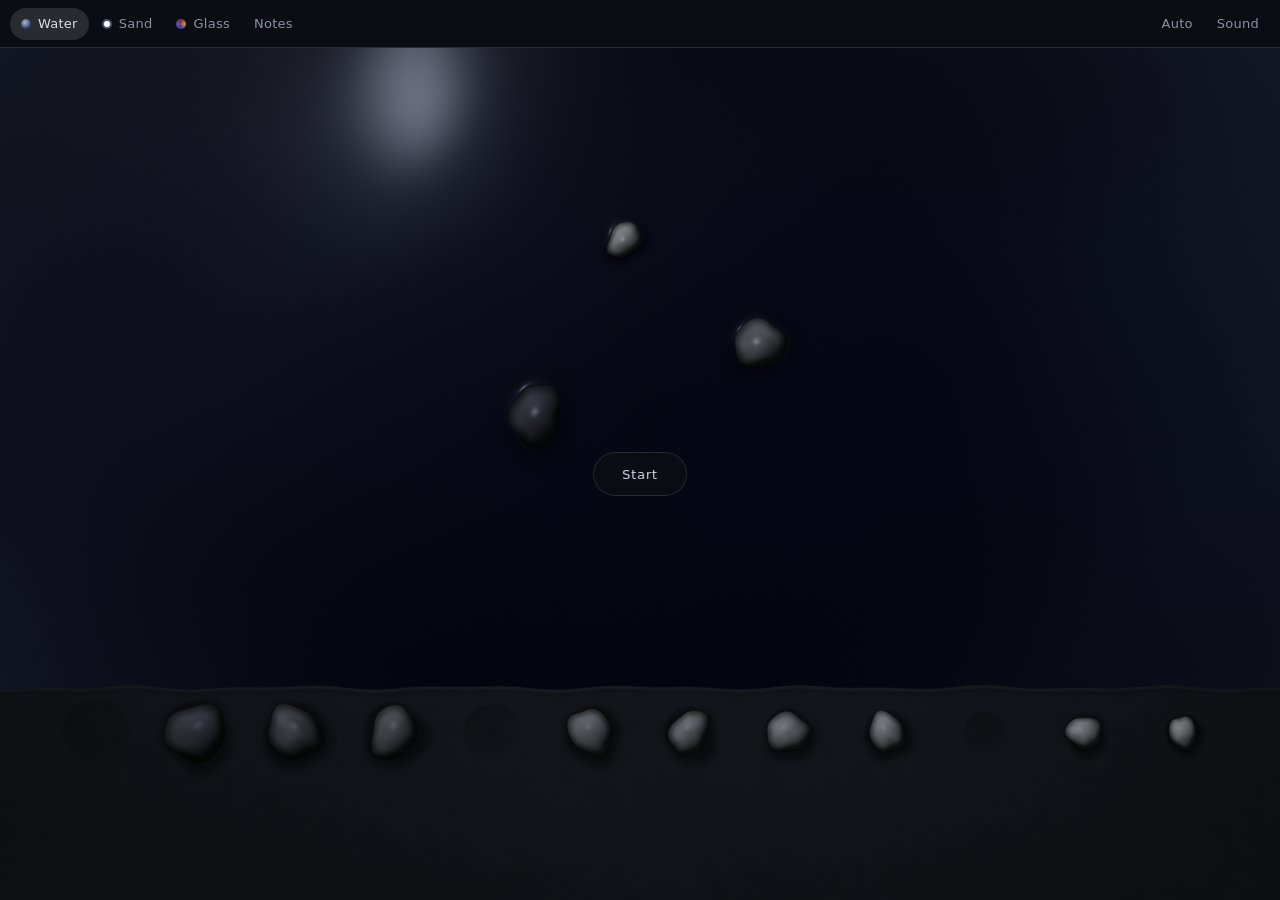
<file: prototypes/index.html>
<!doctype html>
<html lang="en">
  <head>
    <meta charset="utf-8" />
    <meta name="viewport" content="width=device-width, initial-scale=1, viewport-fit=cover" />
    <title>Ambient</title>
    <link rel="icon" href="data:," />
    <link rel="stylesheet" href="shell.css" />
  </head>
  <body data-room="water" data-theme="dark">
    <header class="bar">
      <nav class="rooms" aria-label="Rooms">
        <button type="button" data-room="water" aria-pressed="true"><i class="dot water"></i>Water</button>
        <button type="button" data-room="plate" aria-pressed="false"><i class="dot plate"></i>Sand</button>
        <button type="button" data-room="rose" aria-pressed="false"><i class="dot rose"></i>Glass</button>
        <button type="button" data-room="notes" aria-pressed="false">Notes</button>
      </nav>
      <div class="tools">
        <button type="button" id="auto" class="quiet" aria-pressed="false">Auto</button>
        <label class="activity" id="activity-field" hidden>
          <span class="label">Activity</span>
          <input type="range" id="activity" min="0.05" max="1" step="0.01" />
        </label>
        <button type="button" id="sound-toggle" class="quiet" aria-expanded="false" aria-controls="sound">Sound</button>
      </div>
    </header>

    <section id="sound" class="panel" hidden>
      <label class="field narrow-only">
        <span class="label">Auto activity</span>
        <input type="range" id="activity-panel" min="0.05" max="1" step="0.01" />
      </label>
      <div class="field">
        <span class="label">Root</span>
        <div class="segmented" id="root"></div>
      </div>
      <div class="field">
        <span class="label">Scale</span>
        <div class="segmented wrap" id="scale"></div>
      </div>
      <div class="field">
        <span class="label">Drone</span>
        <div class="segmented" id="timbre">
          <button type="button" data-value="tanpura">Tanpura</button>
          <button type="button" data-value="organ">Organ</button>
          <button type="button" data-value="pure">Pure</button>
        </div>
      </div>
      <label class="field">
        <span class="label">Drone level <output id="drone-state"></output></span>
        <input type="range" id="drone" min="0" max="0.8" step="0.01" />
      </label>
      <label class="field">
        <span class="label">Space</span>
        <input type="range" id="space" min="0" max="1" step="0.01" />
      </label>
      <div class="field">
        <span class="label">Theme</span>
        <div class="segmented" id="theme">
          <button type="button" data-value="dark">Dark</button>
          <button type="button" data-value="light">Light</button>
        </div>
      </div>
    </section>

    <main class="stage">
      <iframe data-room="water" title="Water" class="active"></iframe>
      <iframe data-room="plate" title="Sand"></iframe>
      <iframe data-room="rose" title="Glass"></iframe>
      <iframe data-room="notes" title="Notes"></iframe>
      <button type="button" id="start">Start</button>
    </main>

    <script type="module" src="shell.js"></script>
  </body>
</html>
</file>
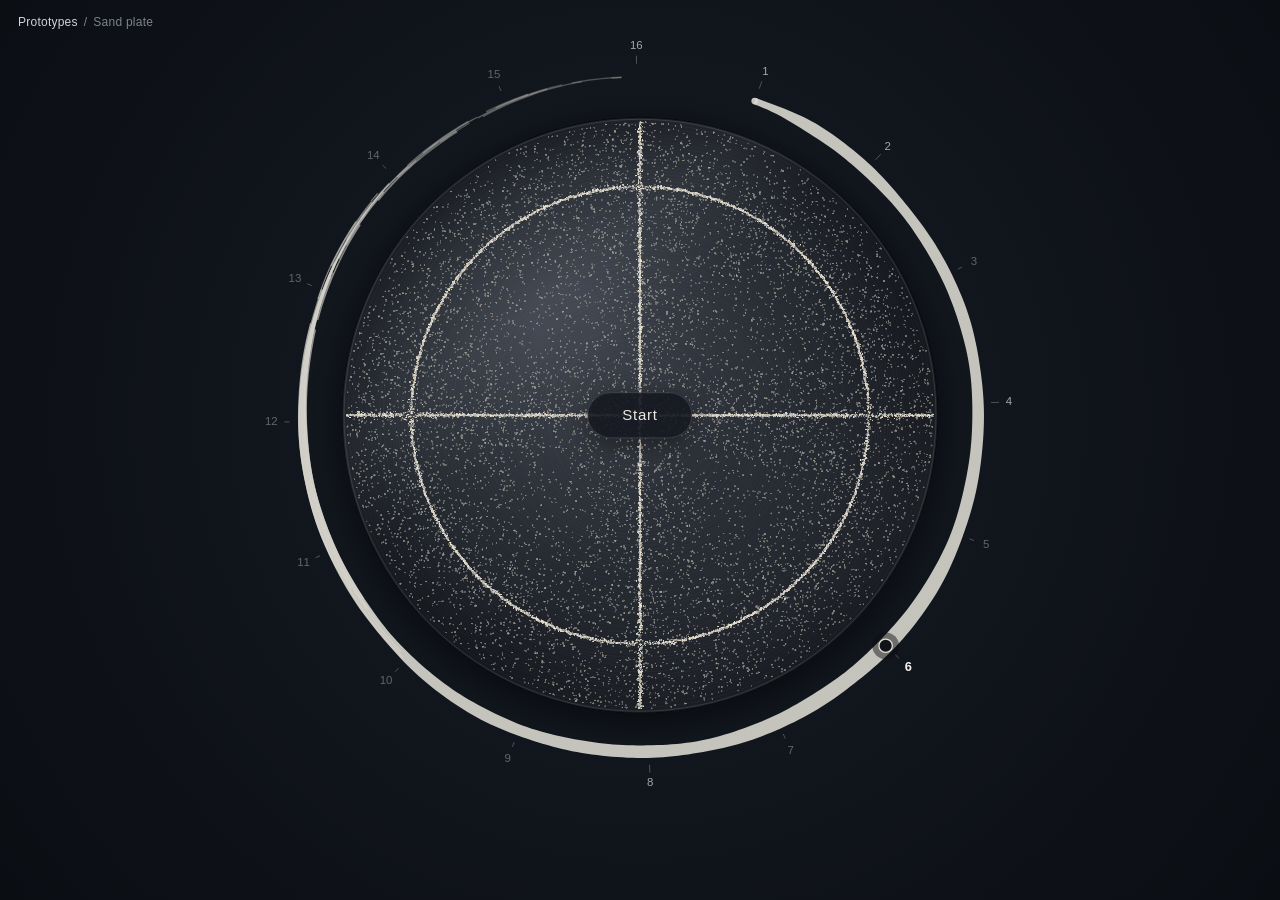
<file: prototypes/plate/index.html>
<!doctype html>
<html lang="en" data-theme="dark">
  <head>
    <meta charset="utf-8" />
    <meta name="viewport" content="width=device-width, initial-scale=1, viewport-fit=cover" />
    <meta name="theme-color" content="#07090d" />
    <title>Sand plate</title>
    <link rel="icon" href="data:," />
    <link rel="stylesheet" href="./style.css" />
  </head>
  <body>
    <canvas id="plate-layer" class="layer" aria-hidden="true"></canvas>
    <canvas id="guide-layer" class="layer" aria-hidden="true"></canvas>
    <canvas id="sand-layer" class="layer" aria-hidden="true"></canvas>
    <canvas
      id="ring-layer"
      class="layer interactive"
      tabindex="0"
      role="application"
      aria-label="Sand plate. Drag through the sand to play. Tap to strike. Drag or tap the ring to play an overtone of the root note. Arrow keys change the overtone."
    ></canvas>

    <header class="top">
      <nav id="crumb" class="crumb" aria-label="Breadcrumb">
        <a href="../index.html">Prototypes</a>
        <span aria-hidden="true">/</span>
        <span>Sand plate</span>
      </nav>
      <p id="readout" class="readout" aria-live="polite">
        <span id="readout-name" class="readout-name">Overtone 6</span><span class="readout-sep readout-sep-first" aria-hidden="true"> · </span><span id="readout-meaning" class="readout-meaning">two octaves + fifth</span><span class="readout-sep" aria-hidden="true"> · </span><span id="readout-frequency">660 Hz</span>
      </p>
    </header>

    <button id="start" class="start" type="button">Start</button>

    <div id="dock" class="dock">
      <div class="hint">
        <p>Drag through the sand to play.</p>
        <p>The ring plays the notes hidden inside the root note. Each one shakes the plate into its own figure.</p>
      </div>
      <section class="strip" aria-label="Controls">
        <div class="field">
          <span class="field-label">Second</span>
          <div class="segmented" role="group" aria-label="Second string" data-control="second">
            <button type="button" data-value="pa">Pa <small>3/2</small></button>
            <button type="button" data-value="ma">Ma <small>4/3</small></button>
          </div>
        </div>
        <button id="overtone" class="toggle" type="button" aria-pressed="true">Overtone</button>
        <button id="breath" class="toggle" type="button" aria-pressed="false">Breath</button>
      </section>
    </div>

    <p id="notice" class="notice" role="status" hidden></p>

    <script type="module" src="./main.js"></script>
  </body>
</html>
</file>
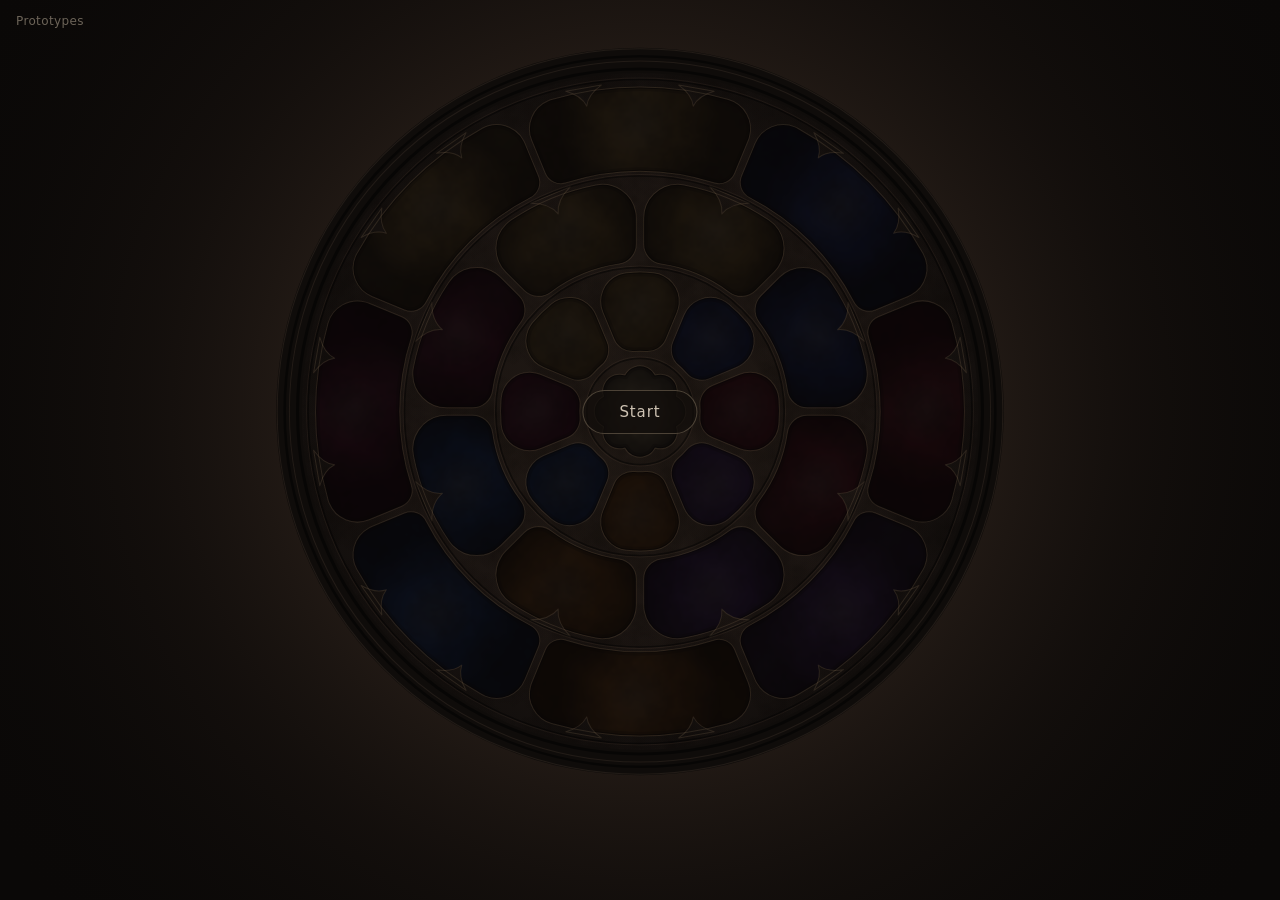
<file: prototypes/rose/index.html>
<!doctype html>
<html lang="en">
  <head>
    <meta charset="utf-8" />
    <meta name="viewport" content="width=device-width, initial-scale=1, viewport-fit=cover" />
    <meta name="theme-color" content="#0a0807" />
    <title>Rose window</title>
    <link rel="icon" href="data:," />
    <link rel="stylesheet" href="./style.css" />
    <script type="module" src="./main.js"></script>
  </head>
  <body>
    <canvas id="window" aria-label="Rose window: tap or drag across panes to ring bells, hold the centre for the drone"></canvas>

    <a class="home" href="../index.html">Prototypes</a>

    <div class="dock" id="dock" data-visible="false">
      <p class="hint">Tap or drag across panes · Hold the centre for the drone</p>
      <div class="strip" id="strip">
        <div class="group wide">
          <span class="label" id="bell-label">Bell</span>
          <div class="segmented" data-control="bell" role="group" aria-labelledby="bell-label">
            <button type="button" data-value="church" aria-pressed="true">Church</button>
            <button type="button" data-value="glass" aria-pressed="false">Glass</button>
            <button type="button" data-value="rin" aria-pressed="false">Rin</button>
          </div>
        </div>
        <div class="group">
          <span class="label" id="tvoice-label">T-voice</span>
          <div class="segmented" data-control="tvoice" role="group" aria-labelledby="tvoice-label">
            <button type="button" data-value="above" aria-pressed="true">Above</button>
            <button type="button" data-value="below" aria-pressed="false">Below</button>
            <button type="button" data-value="off" aria-pressed="false">Off</button>
          </div>
        </div>
        <div class="group">
          <span class="label" id="changes-label">Changes</span>
          <button type="button" class="toggle" id="changes" aria-pressed="false" aria-labelledby="changes-label">Off</button>
        </div>
      </div>
    </div>

    <div class="start" id="start-layer">
      <button type="button" id="start">Start</button>
    </div>

    <p class="notice" id="notice" role="status" hidden></p>
  </body>
</html>
</file>
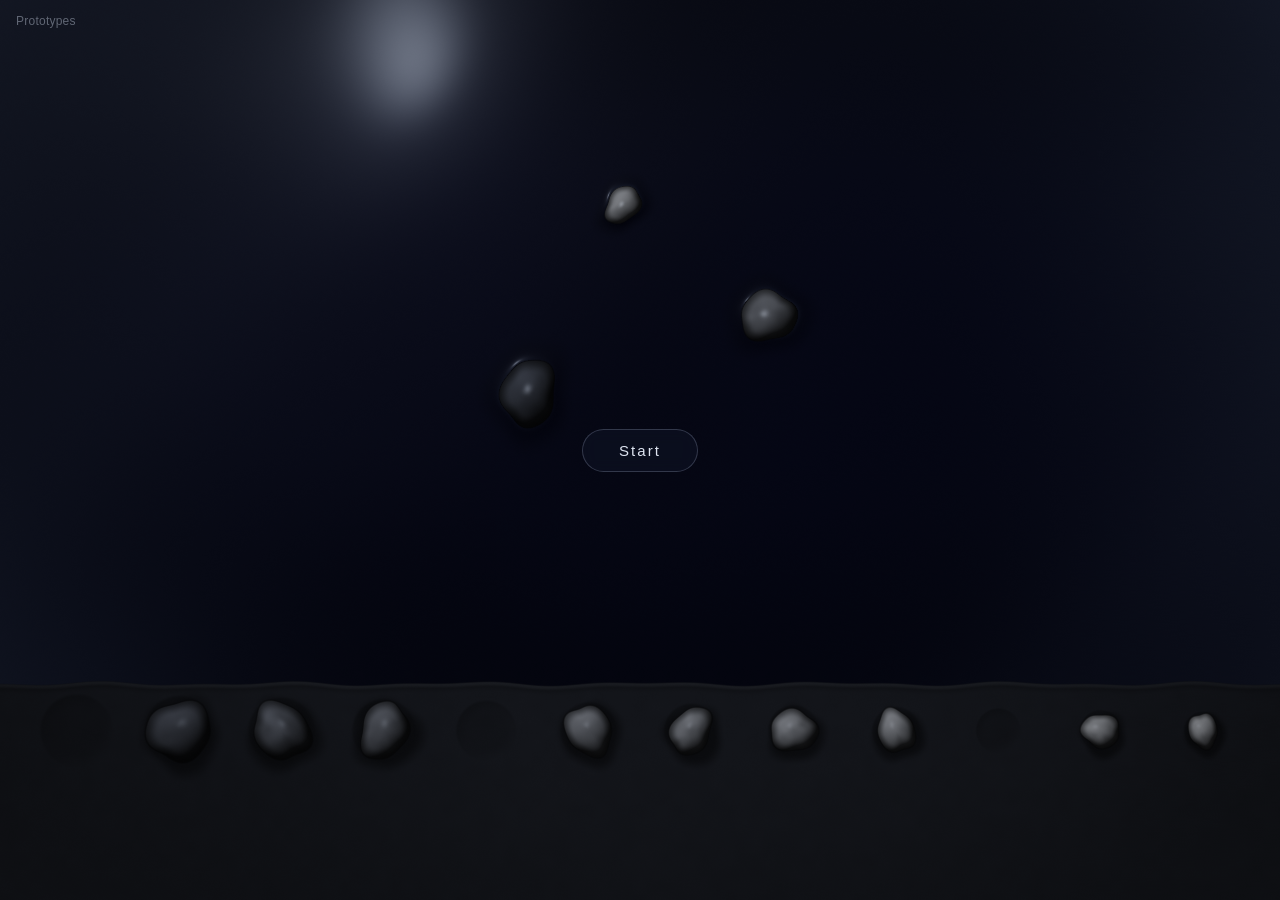
<file: prototypes/water/index.html>
<!doctype html>
<html lang="en">
  <head>
    <meta charset="utf-8" />
    <meta name="viewport" content="width=device-width, initial-scale=1, viewport-fit=cover" />
    <meta name="theme-color" content="#04060d" />
    <title>Still water</title>
    <link rel="icon" href="data:," />
    <link rel="stylesheet" href="style.css" />
    <script type="module" src="main.js"></script>
  </head>
  <body>
    <canvas id="water" aria-label="Water surface"></canvas>
    <a class="back" id="back" href="../index.html">Prototypes</a>
    <p class="fallback" id="fallback" hidden></p>

    <div class="start-layer" id="start-layer">
      <button class="start" id="start" type="button">Start</button>
    </div>

    <div class="hud" id="hud" aria-hidden="true" inert>
      <p class="hint">Drag stones into the water · Drag through the water to make them ring</p>
      <div class="strip">
        <div class="field field-wide">
          <span class="label" id="sound-label">Sound</span>
          <div class="segmented" id="sound" role="group" aria-labelledby="sound-label"></div>
        </div>
      </div>
    </div>
  </body>
</html>
</file>
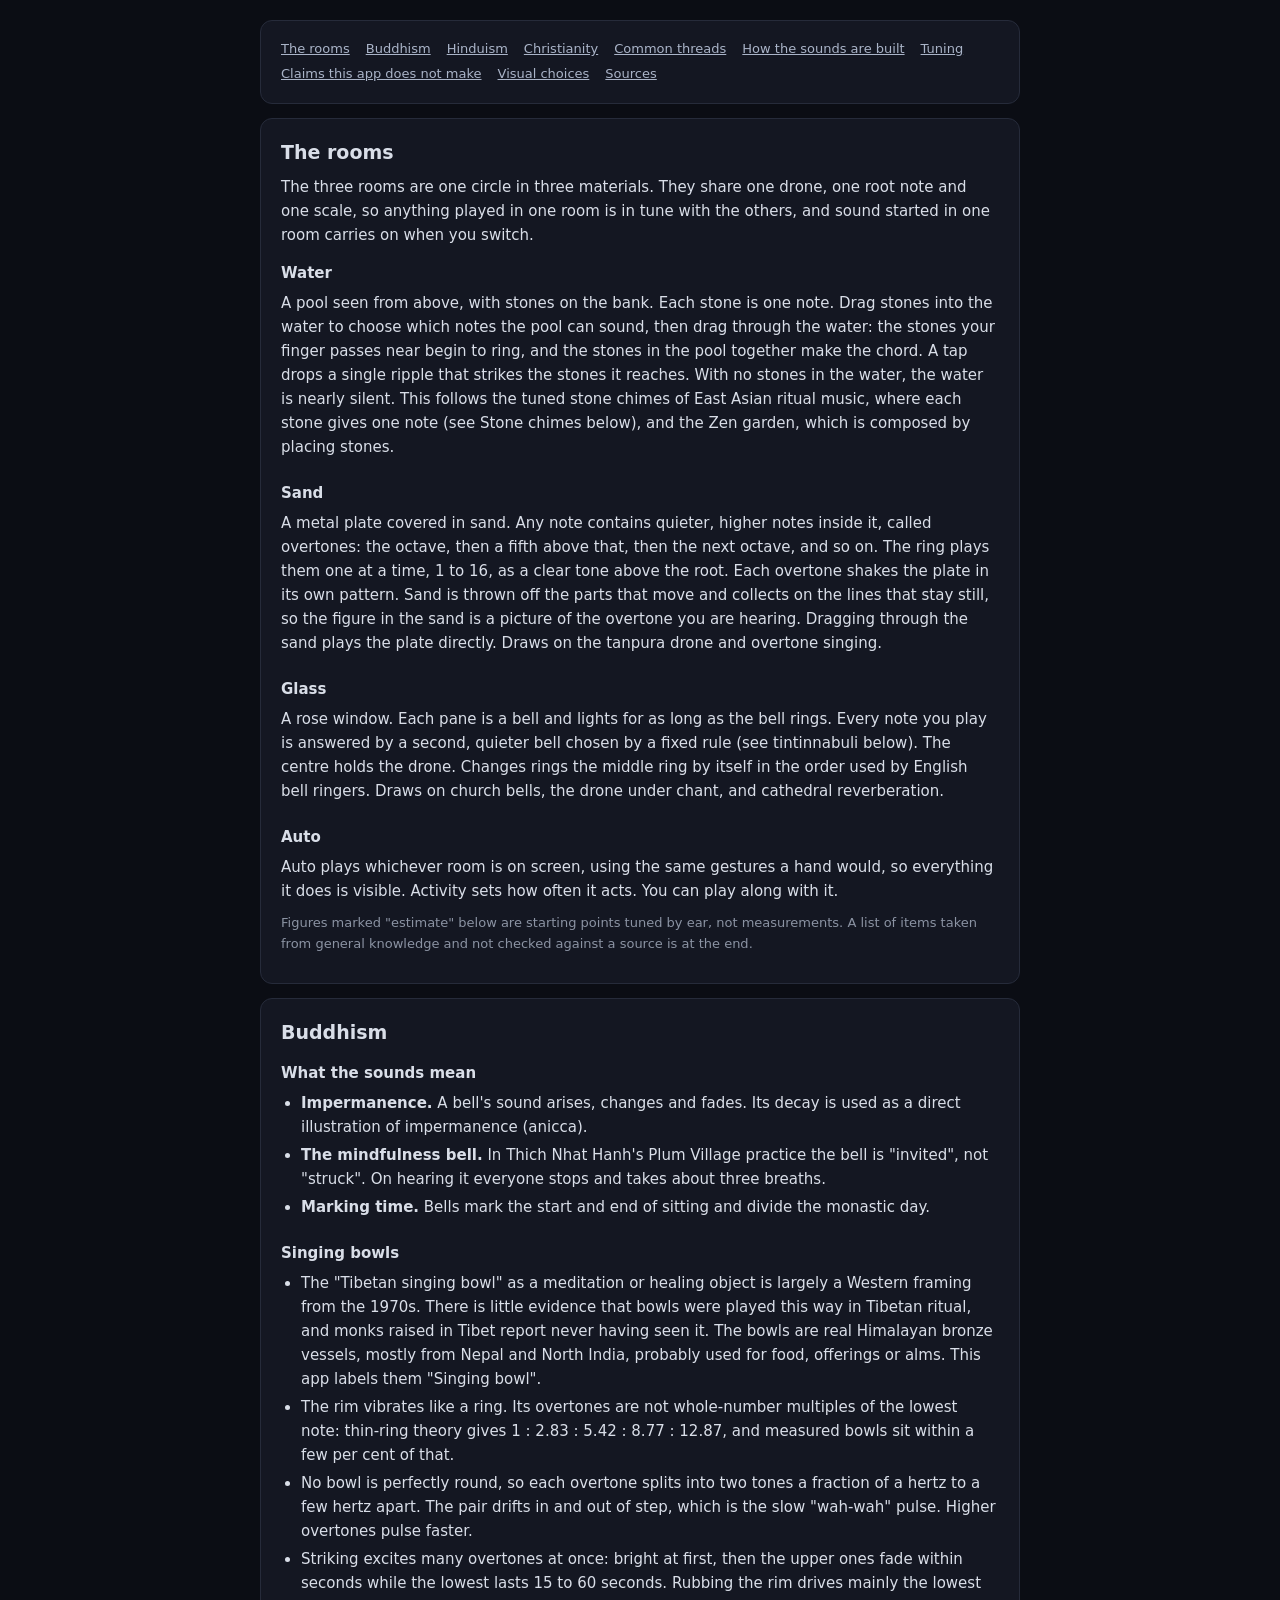
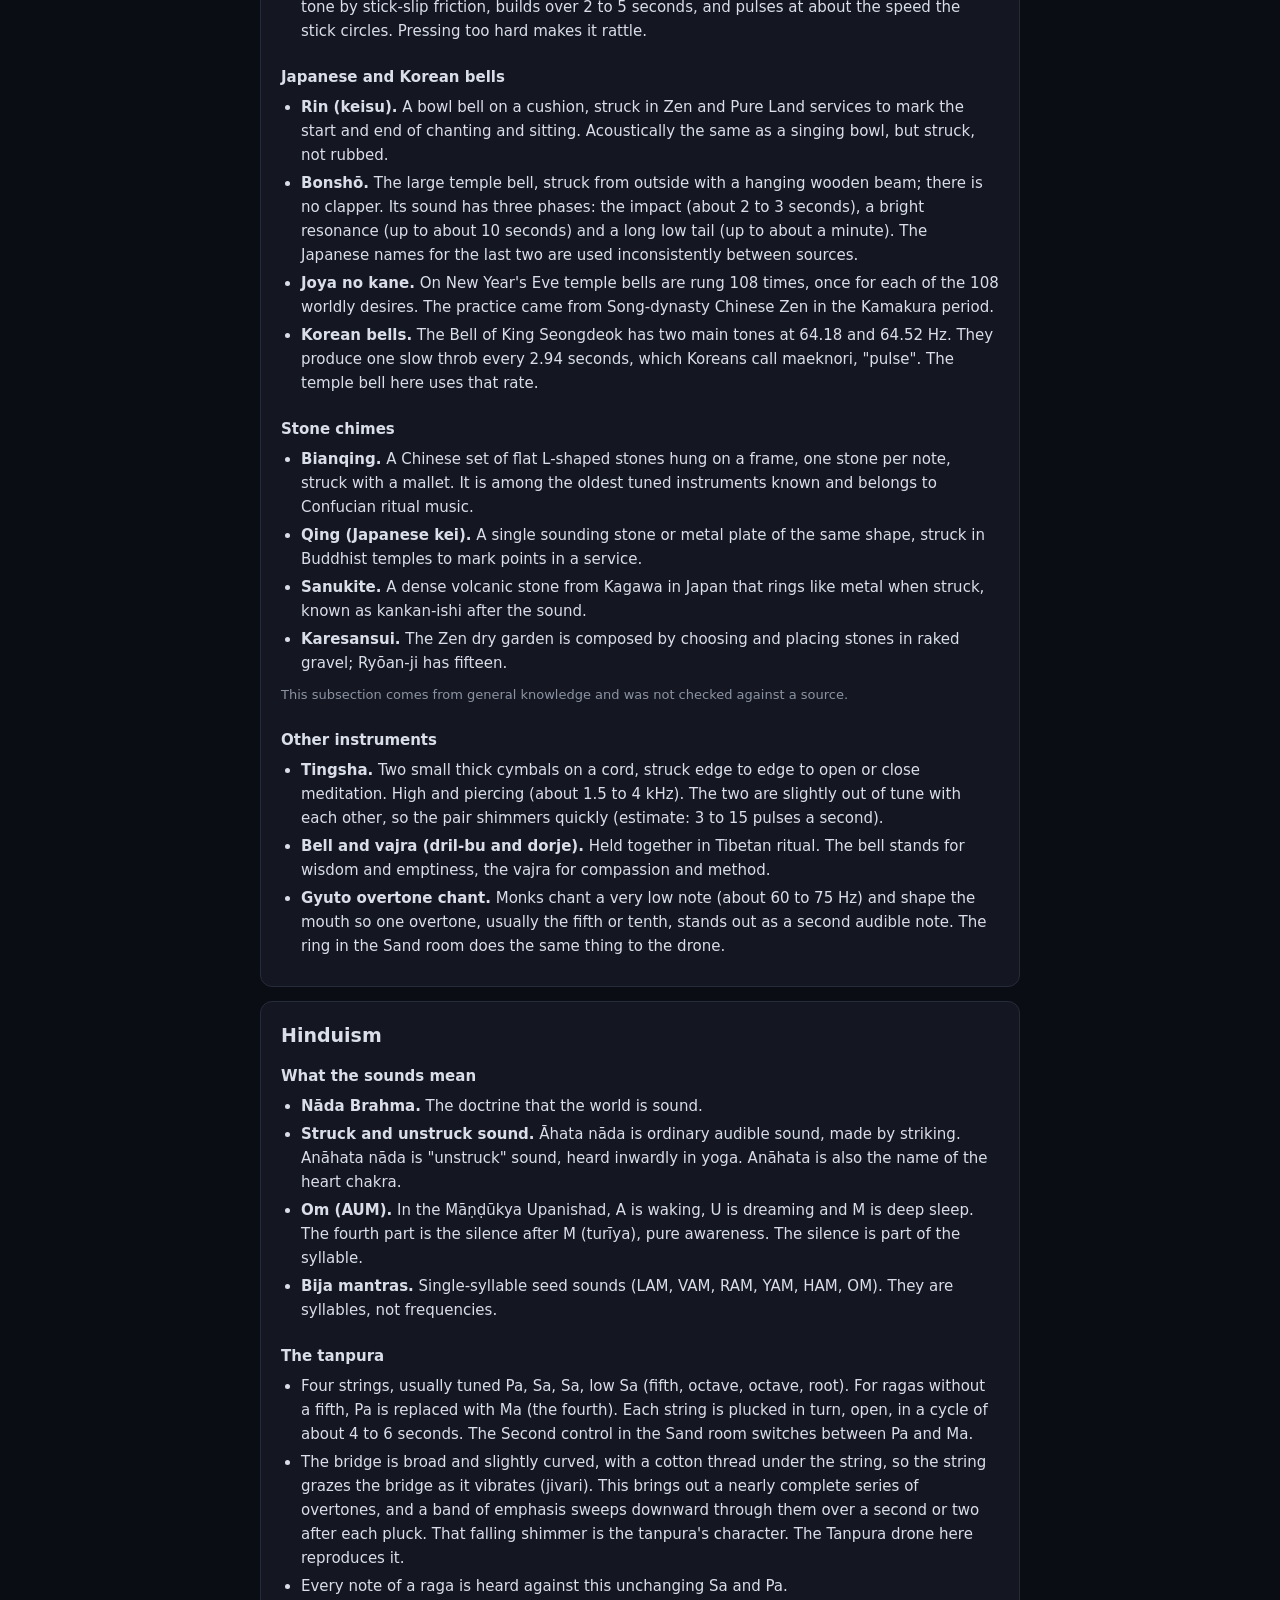
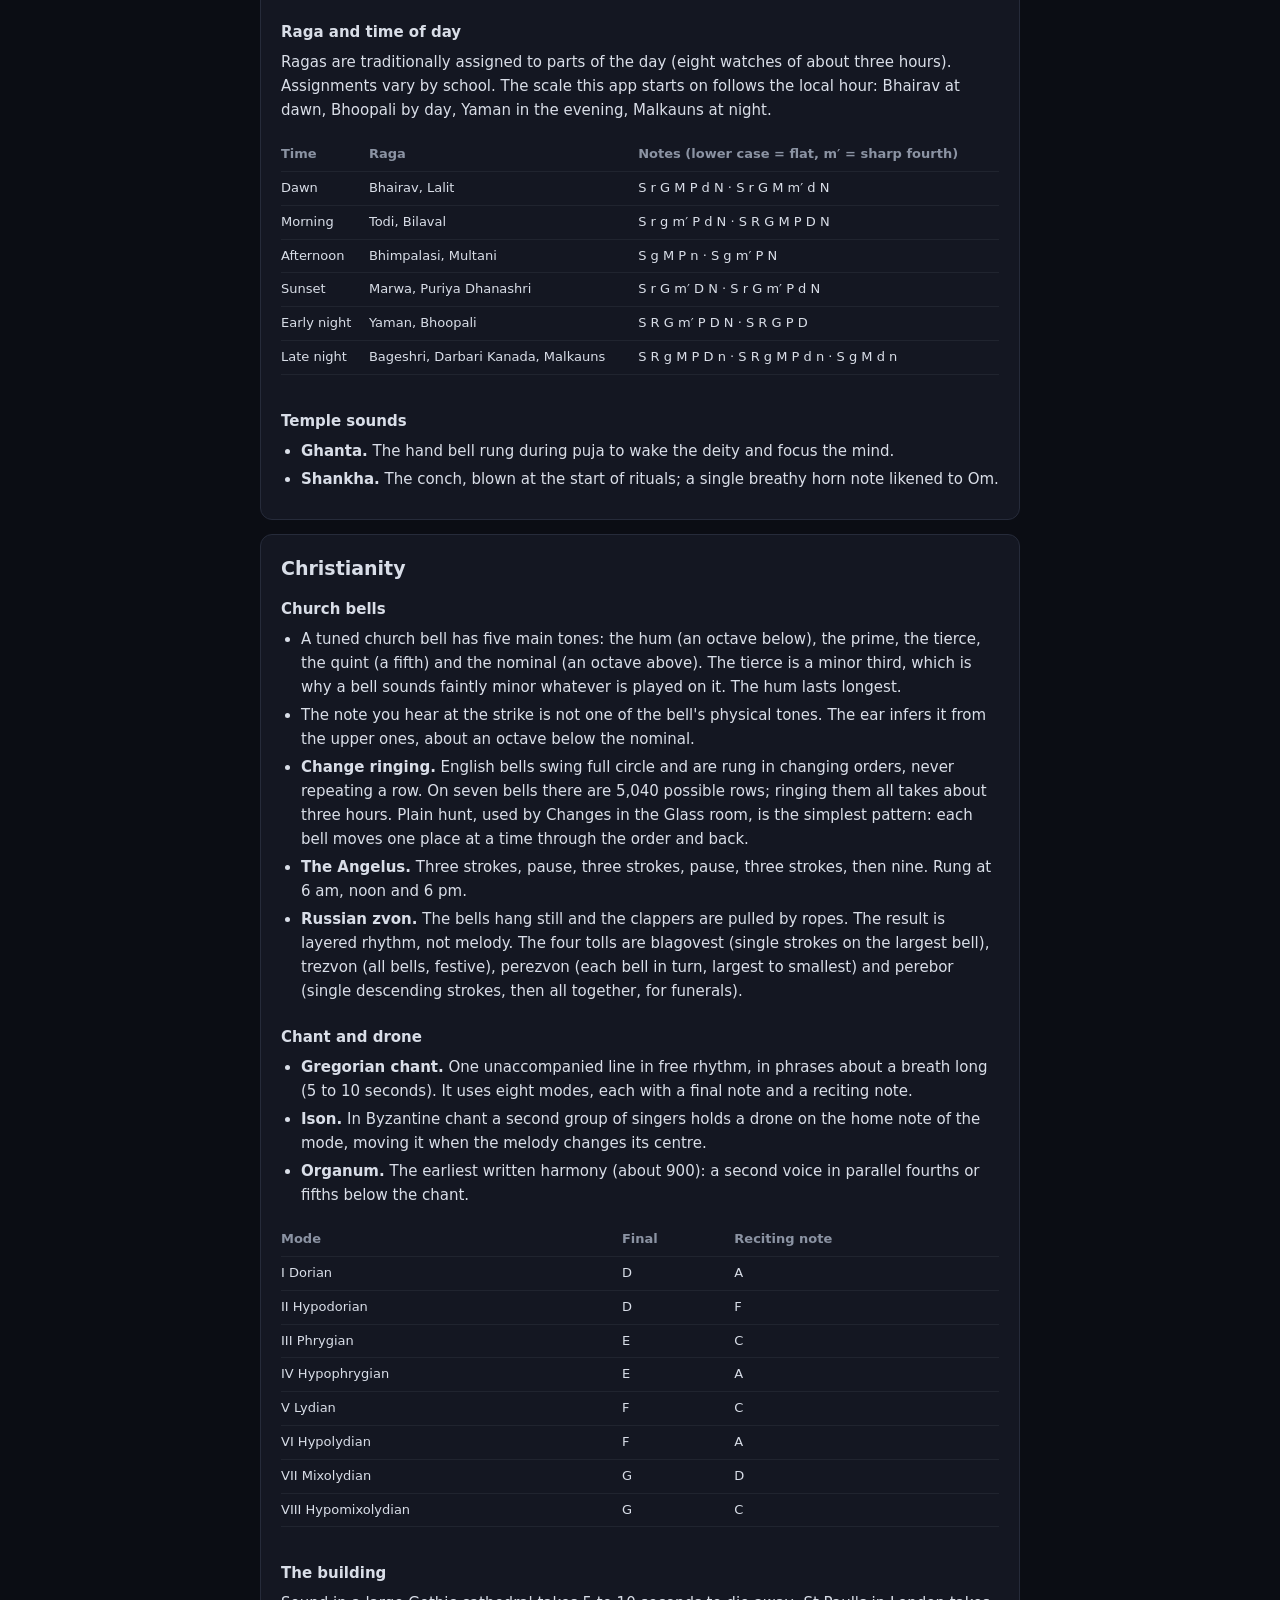
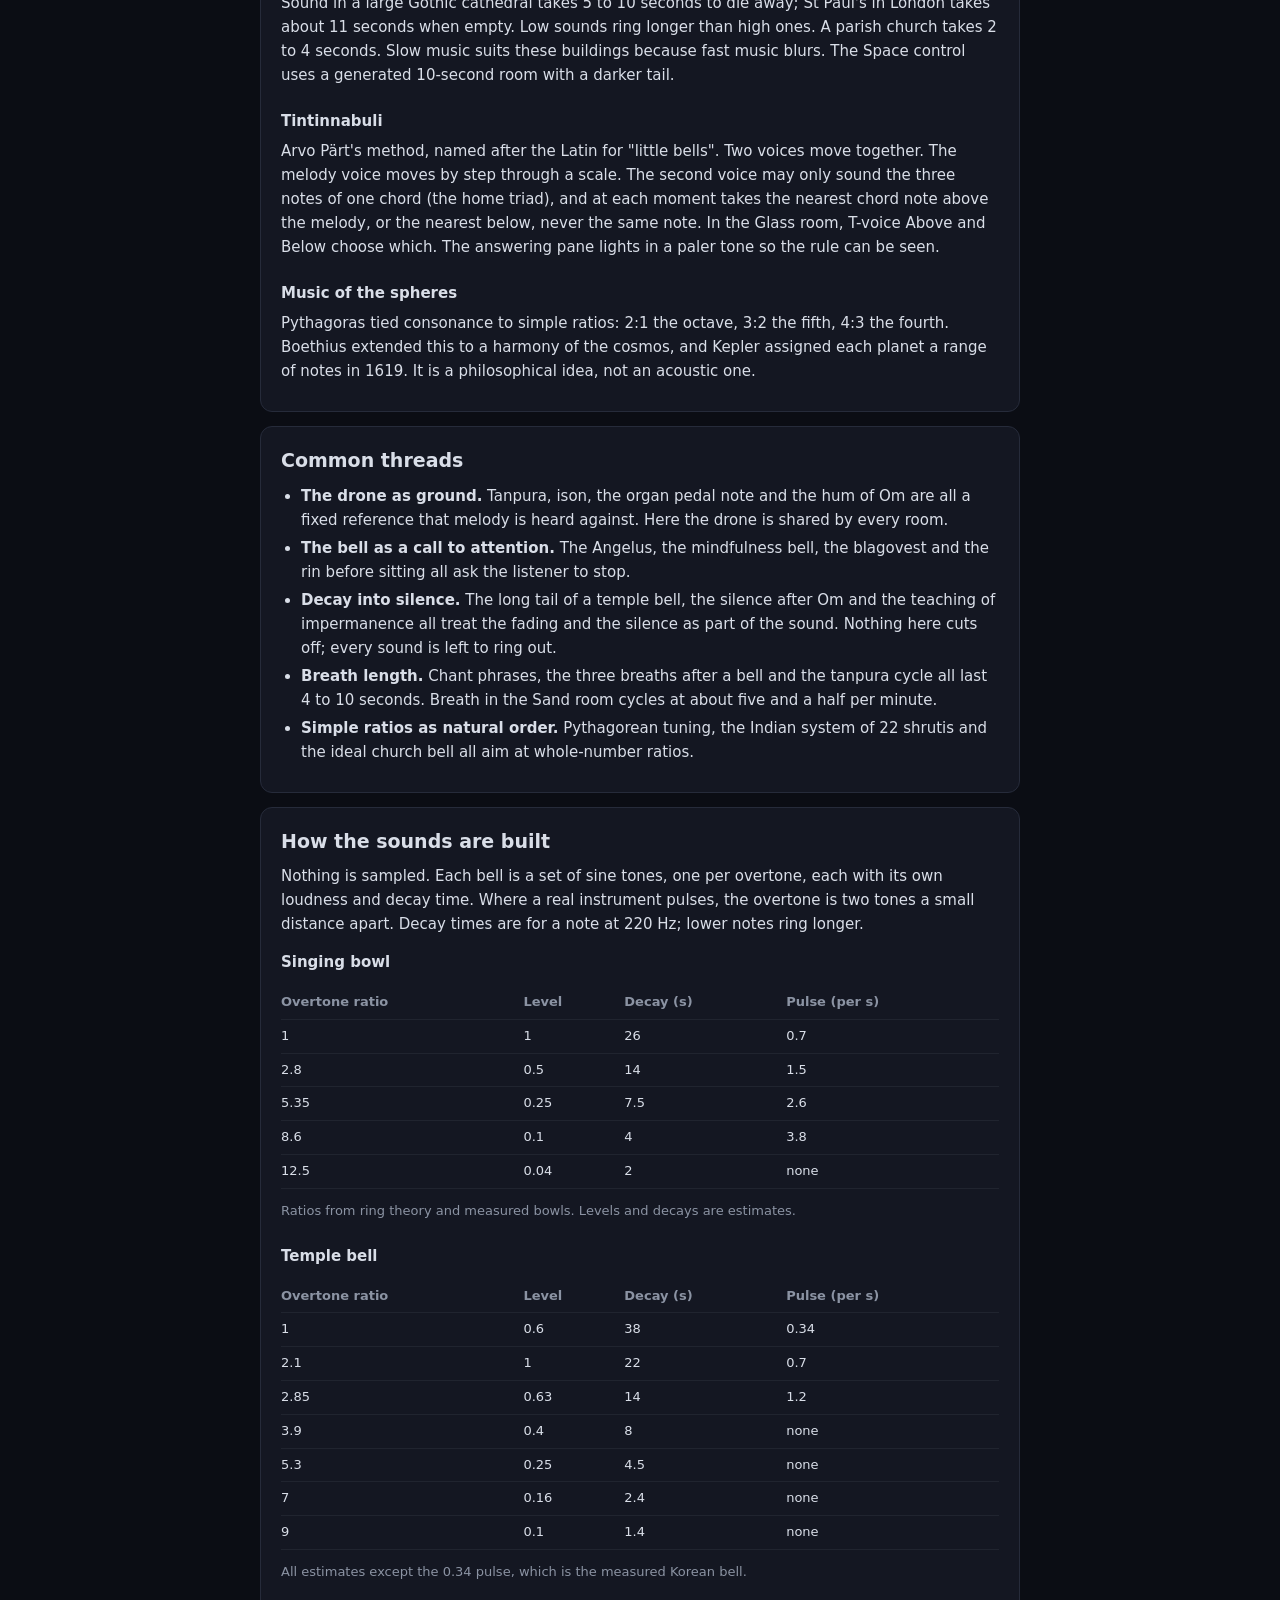
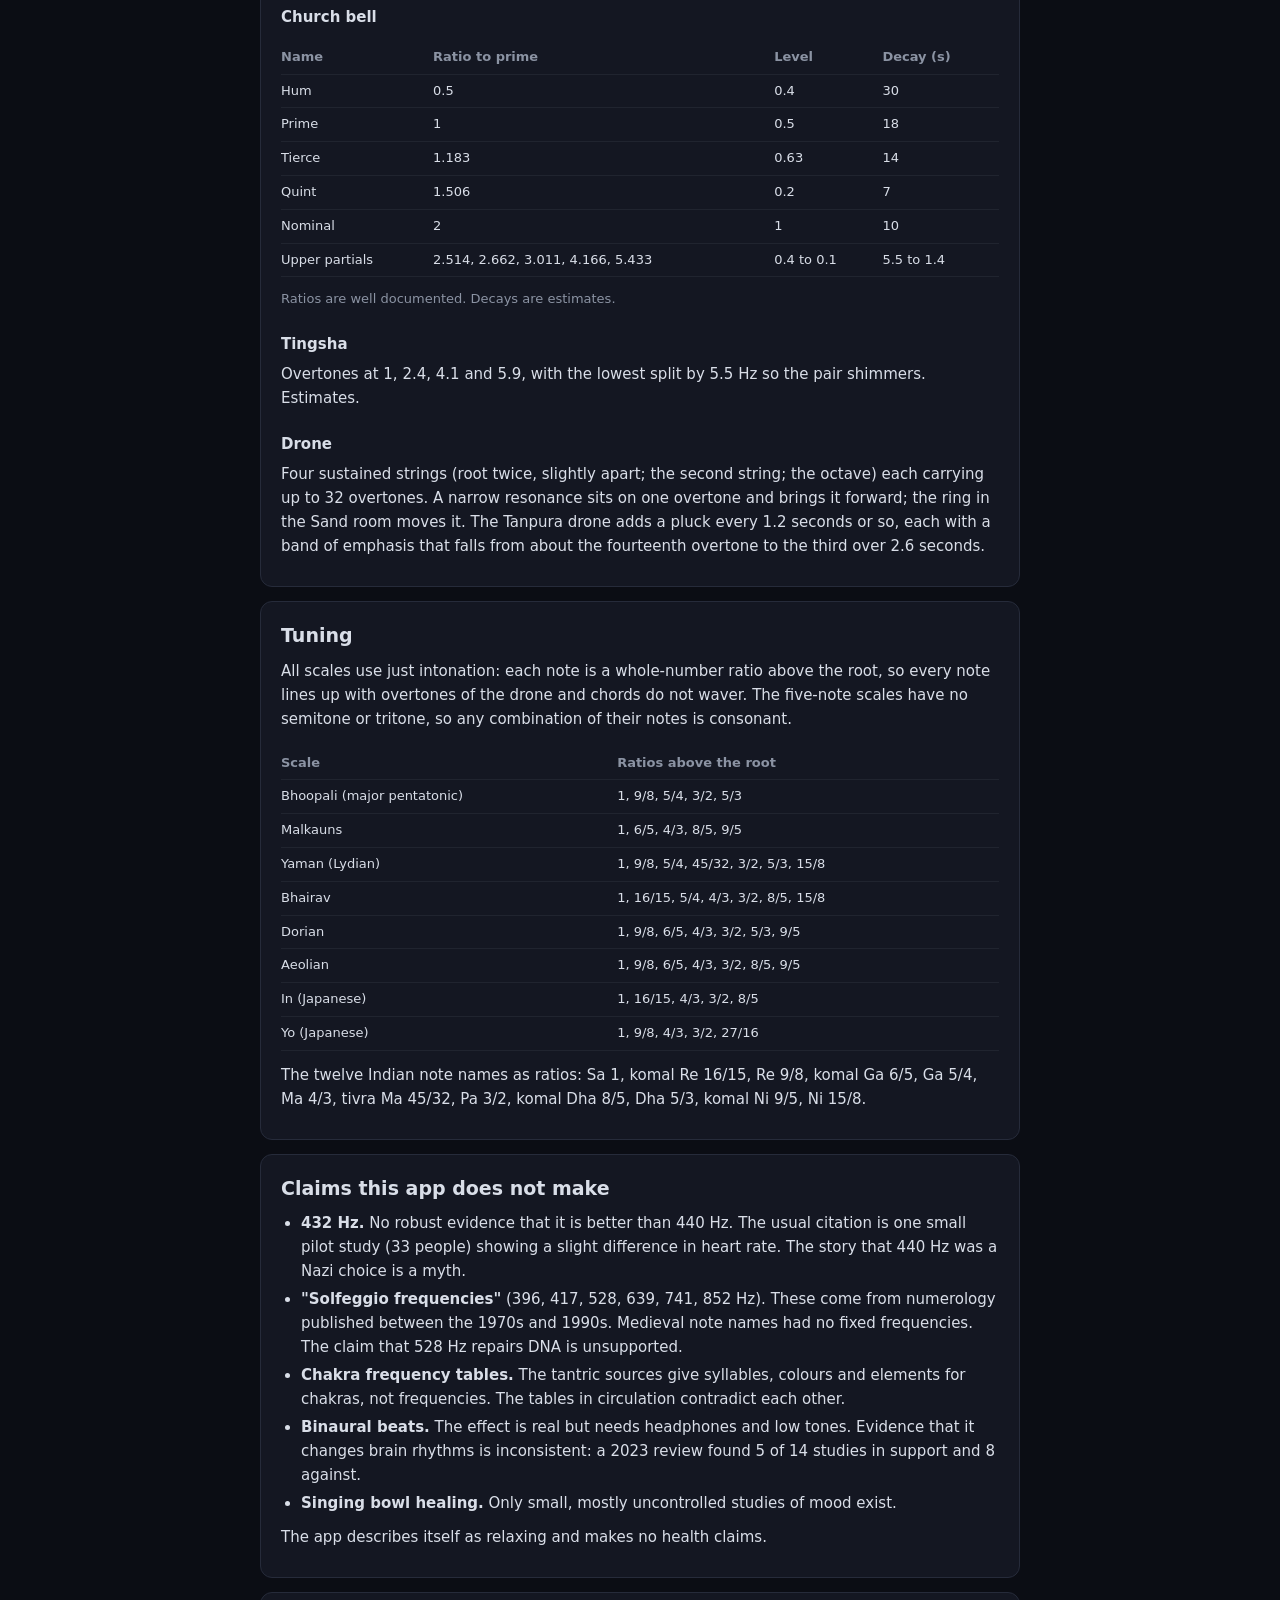
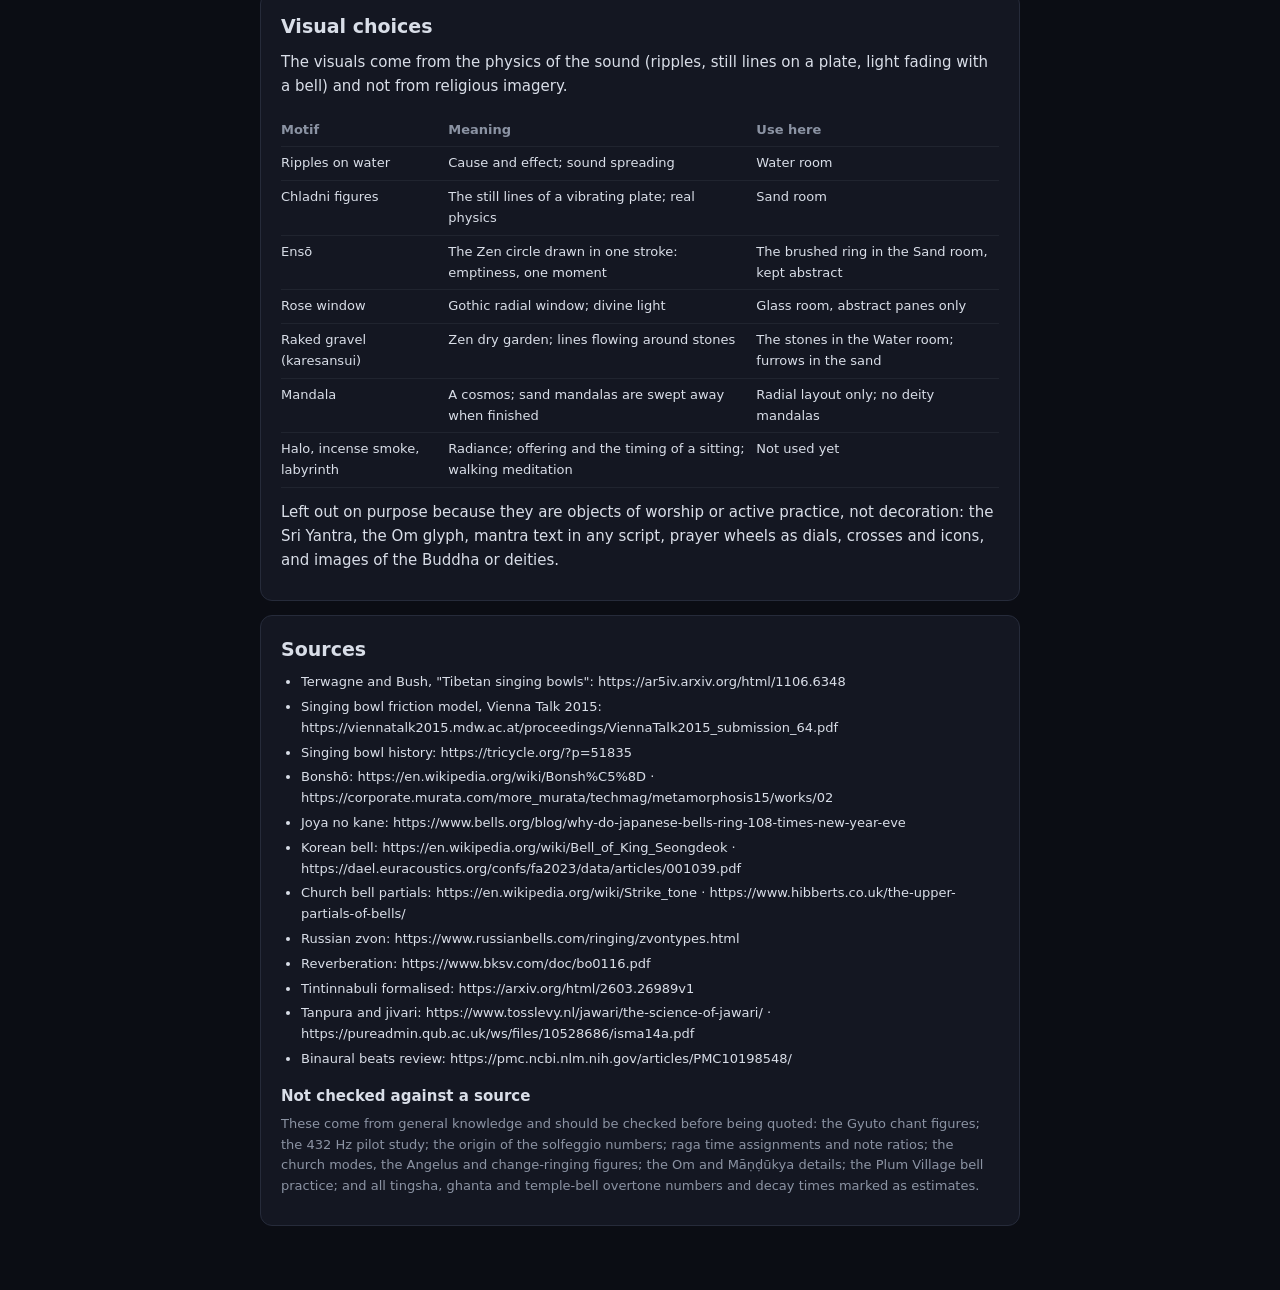
<file: prototypes/notes.html>
<!doctype html>
<html lang="en" data-theme="dark">
  <head>
    <meta charset="utf-8" />
    <meta name="viewport" content="width=device-width, initial-scale=1" />
    <title>Notes</title>
    <link rel="icon" href="data:," />
    <style>
      :root {
        font-family: system-ui, -apple-system, "Segoe UI", sans-serif;
        font-size: 15px;
        line-height: 1.6;
        --page: #0b0d14;
        --panel: #141722;
        --line: #262b3a;
        --rule: #20242f;
        --text: #d9dee8;
        --muted: #8b93a3;
        --link: #aab4c8;
        color: var(--text);
        background: var(--page);
      }
      :root[data-theme="light"] {
        --page: #e9ecf0;
        --panel: #fff;
        --line: #d5dae1;
        --rule: #e4e8ee;
        --text: #1f2933;
        --muted: #52606d;
        --link: #334155;
      }
      * {
        box-sizing: border-box;
      }
      body {
        margin: 0;
        padding: 20px 16px 64px;
      }
      main {
        max-width: 760px;
        margin: 0 auto;
        display: grid;
        gap: 14px;
      }
      nav,
      section {
        background: var(--panel);
        border: 1px solid var(--line);
        border-radius: 12px;
        padding: 18px 20px;
      }
      nav {
        display: flex;
        flex-wrap: wrap;
        gap: 4px 16px;
        font-size: 13px;
      }
      a {
        color: var(--link);
      }
      h1 {
        margin: 0 0 8px;
        font-size: 19px;
        font-weight: 600;
      }
      h2 {
        margin: 22px 0 6px;
        font-size: 15px;
        font-weight: 600;
      }
      section > h2:first-of-type {
        margin-top: 14px;
      }
      p,
      ul {
        margin: 0 0 10px;
      }
      ul {
        padding-left: 20px;
      }
      li {
        margin-bottom: 4px;
      }
      .wide {
        overflow-x: auto;
      }
      table {
        width: 100%;
        border-collapse: collapse;
        font-size: 13px;
        margin: 6px 0 12px;
      }
      th,
      td {
        text-align: left;
        padding: 6px 10px 6px 0;
        border-bottom: 1px solid var(--rule);
        vertical-align: top;
      }
      th {
        font-weight: 600;
        color: var(--muted);
        white-space: nowrap;
      }
      .note {
        font-size: 13px;
        color: var(--muted);
      }
      .sources {
        font-size: 13px;
        word-break: break-word;
      }
    </style>
  </head>
  <body>
    <main>
      <nav aria-label="Sections">
        <a href="#rooms">The rooms</a>
        <a href="#buddhism">Buddhism</a>
        <a href="#hinduism">Hinduism</a>
        <a href="#christianity">Christianity</a>
        <a href="#threads">Common threads</a>
        <a href="#synthesis">How the sounds are built</a>
        <a href="#tuning">Tuning</a>
        <a href="#claims">Claims this app does not make</a>
        <a href="#visuals">Visual choices</a>
        <a href="#sources">Sources</a>
      </nav>

      <section id="rooms">
        <h1>The rooms</h1>
        <p>
          The three rooms are one circle in three materials. They share one drone, one root note and one scale, so
          anything played in one room is in tune with the others, and sound started in one room carries on when you
          switch.
        </p>
        <h2>Water</h2>
        <p>
          A pool seen from above, with stones on the bank. Each stone is one note. Drag stones into the water to
          choose which notes the pool can sound, then drag through the water: the stones your finger passes near
          begin to ring, and the stones in the pool together make the chord. A tap drops a single ripple that strikes
          the stones it reaches. With no stones in the water, the water is nearly silent. This follows the tuned stone
          chimes of East Asian ritual music, where each stone gives one note (see Stone chimes below), and the Zen
          garden, which is composed by placing stones.
        </p>
        <h2>Sand</h2>
        <p>
          A metal plate covered in sand. Any note contains quieter, higher notes inside it, called overtones: the
          octave, then a fifth above that, then the next octave, and so on. The ring plays them one at a time, 1 to
          16, as a clear tone above the root. Each overtone shakes the plate in its own pattern. Sand is thrown off
          the parts that move and collects on the lines that stay still, so the figure in the sand is a picture of
          the overtone you are hearing. Dragging through the sand plays the plate directly. Draws on the tanpura
          drone and overtone singing.
        </p>
        <h2>Glass</h2>
        <p>
          A rose window. Each pane is a bell and lights for as long as the bell rings. Every note you play is answered
          by a second, quieter bell chosen by a fixed rule (see tintinnabuli below). The centre holds the drone.
          Changes rings the middle ring by itself in the order used by English bell ringers. Draws on church bells,
          the drone under chant, and cathedral reverberation.
        </p>
        <h2>Auto</h2>
        <p>
          Auto plays whichever room is on screen, using the same gestures a hand would, so everything it does is
          visible. Activity sets how often it acts. You can play along with it.
        </p>
        <p class="note">
          Figures marked "estimate" below are starting points tuned by ear, not measurements. A list of items taken
          from general knowledge and not checked against a source is at the end.
        </p>
      </section>

      <section id="buddhism">
        <h1>Buddhism</h1>
        <h2>What the sounds mean</h2>
        <ul>
          <li>
            <strong>Impermanence.</strong> A bell's sound arises, changes and fades. Its decay is used as a direct
            illustration of impermanence (anicca).
          </li>
          <li>
            <strong>The mindfulness bell.</strong> In Thich Nhat Hanh's Plum Village practice the bell is "invited", not
            "struck". On hearing it everyone stops and takes about three breaths.
          </li>
          <li>
            <strong>Marking time.</strong> Bells mark the start and end of sitting and divide the monastic day.
          </li>
        </ul>
        <h2>Singing bowls</h2>
        <ul>
          <li>
            The "Tibetan singing bowl" as a meditation or healing object is largely a Western framing from the 1970s.
            There is little evidence that bowls were played this way in Tibetan ritual, and monks raised in Tibet
            report never having seen it. The bowls are real Himalayan bronze vessels, mostly from Nepal and North
            India, probably used for food, offerings or alms. This app labels them "Singing bowl".
          </li>
          <li>
            The rim vibrates like a ring. Its overtones are not whole-number multiples of the lowest note: thin-ring
            theory gives 1 : 2.83 : 5.42 : 8.77 : 12.87, and measured bowls sit within a few per cent of that.
          </li>
          <li>
            No bowl is perfectly round, so each overtone splits into two tones a fraction of a hertz to a few hertz
            apart. The pair drifts in and out of step, which is the slow "wah-wah" pulse. Higher overtones pulse
            faster.
          </li>
          <li>
            Striking excites many overtones at once: bright at first, then the upper ones fade within seconds while
            the lowest lasts 15 to 60 seconds. Rubbing the rim drives mainly the lowest tone by stick-slip friction,
            builds over 2 to 5 seconds, and pulses at about the speed the stick circles. Pressing too hard makes it
            rattle.
          </li>
        </ul>
        <h2>Japanese and Korean bells</h2>
        <ul>
          <li>
            <strong>Rin (keisu).</strong> A bowl bell on a cushion, struck in Zen and Pure Land services to mark the
            start and end of chanting and sitting. Acoustically the same as a singing bowl, but struck, not rubbed.
          </li>
          <li>
            <strong>Bonshō.</strong> The large temple bell, struck from outside with a hanging wooden beam; there is no
            clapper. Its sound has three phases: the impact (about 2 to 3 seconds), a bright resonance (up to about 10
            seconds) and a long low tail (up to about a minute). The Japanese names for the last two are used
            inconsistently between sources.
          </li>
          <li>
            <strong>Joya no kane.</strong> On New Year's Eve temple bells are rung 108 times, once for each of the 108
            worldly desires. The practice came from Song-dynasty Chinese Zen in the Kamakura period.
          </li>
          <li>
            <strong>Korean bells.</strong> The Bell of King Seongdeok has two main tones at 64.18 and 64.52 Hz. They
            produce one slow throb every 2.94 seconds, which Koreans call maeknori, "pulse". The temple bell here uses
            that rate.
          </li>
        </ul>
        <h2>Stone chimes</h2>
        <ul>
          <li>
            <strong>Bianqing.</strong> A Chinese set of flat L-shaped stones hung on a frame, one stone per note,
            struck with a mallet. It is among the oldest tuned instruments known and belongs to Confucian ritual
            music.
          </li>
          <li>
            <strong>Qing (Japanese kei).</strong> A single sounding stone or metal plate of the same shape, struck in
            Buddhist temples to mark points in a service.
          </li>
          <li>
            <strong>Sanukite.</strong> A dense volcanic stone from Kagawa in Japan that rings like metal when struck,
            known as kankan-ishi after the sound.
          </li>
          <li>
            <strong>Karesansui.</strong> The Zen dry garden is composed by choosing and placing stones in raked
            gravel; Ryōan-ji has fifteen.
          </li>
        </ul>
        <p class="note">This subsection comes from general knowledge and was not checked against a source.</p>
        <h2>Other instruments</h2>
        <ul>
          <li>
            <strong>Tingsha.</strong> Two small thick cymbals on a cord, struck edge to edge to open or close
            meditation. High and piercing (about 1.5 to 4 kHz). The two are slightly out of tune with each other, so
            the pair shimmers quickly (estimate: 3 to 15 pulses a second).
          </li>
          <li>
            <strong>Bell and vajra (dril-bu and dorje).</strong> Held together in Tibetan ritual. The bell stands for
            wisdom and emptiness, the vajra for compassion and method.
          </li>
          <li>
            <strong>Gyuto overtone chant.</strong> Monks chant a very low note (about 60 to 75 Hz) and shape the mouth
            so one overtone, usually the fifth or tenth, stands out as a second audible note. The ring in the Sand
            room does the same thing to the drone.
          </li>
        </ul>
      </section>

      <section id="hinduism">
        <h1>Hinduism</h1>
        <h2>What the sounds mean</h2>
        <ul>
          <li><strong>Nāda Brahma.</strong> The doctrine that the world is sound.</li>
          <li>
            <strong>Struck and unstruck sound.</strong> Āhata nāda is ordinary audible sound, made by striking.
            Anāhata nāda is "unstruck" sound, heard inwardly in yoga. Anāhata is also the name of the heart chakra.
          </li>
          <li>
            <strong>Om (AUM).</strong> In the Māṇḍūkya Upanishad, A is waking, U is dreaming and M is deep sleep. The
            fourth part is the silence after M (turīya), pure awareness. The silence is part of the syllable.
          </li>
          <li>
            <strong>Bija mantras.</strong> Single-syllable seed sounds (LAM, VAM, RAM, YAM, HAM, OM). They are
            syllables, not frequencies.
          </li>
        </ul>
        <h2>The tanpura</h2>
        <ul>
          <li>
            Four strings, usually tuned Pa, Sa, Sa, low Sa (fifth, octave, octave, root). For ragas without a fifth,
            Pa is replaced with Ma (the fourth). Each string is plucked in turn, open, in a cycle of about 4 to 6
            seconds. The Second control in the Sand room switches between Pa and Ma.
          </li>
          <li>
            The bridge is broad and slightly curved, with a cotton thread under the string, so the string grazes the
            bridge as it vibrates (jivari). This brings out a nearly complete series of overtones, and a band of
            emphasis sweeps downward through them over a second or two after each pluck. That falling shimmer is the
            tanpura's character. The Tanpura drone here reproduces it.
          </li>
          <li>Every note of a raga is heard against this unchanging Sa and Pa.</li>
        </ul>
        <h2>Raga and time of day</h2>
        <p>
          Ragas are traditionally assigned to parts of the day (eight watches of about three hours). Assignments vary
          by school. The scale this app starts on follows the local hour: Bhairav at dawn, Bhoopali by day, Yaman in
          the evening, Malkauns at night.
        </p>
        <div class="wide">
          <table>
            <tr>
              <th>Time</th>
              <th>Raga</th>
              <th>Notes (lower case = flat, m′ = sharp fourth)</th>
            </tr>
            <tr>
              <td>Dawn</td>
              <td>Bhairav, Lalit</td>
              <td>S r G M P d N · S r G M m′ d N</td>
            </tr>
            <tr>
              <td>Morning</td>
              <td>Todi, Bilaval</td>
              <td>S r g m′ P d N · S R G M P D N</td>
            </tr>
            <tr>
              <td>Afternoon</td>
              <td>Bhimpalasi, Multani</td>
              <td>S g M P n · S g m′ P N</td>
            </tr>
            <tr>
              <td>Sunset</td>
              <td>Marwa, Puriya Dhanashri</td>
              <td>S r G m′ D N · S r G m′ P d N</td>
            </tr>
            <tr>
              <td>Early night</td>
              <td>Yaman, Bhoopali</td>
              <td>S R G m′ P D N · S R G P D</td>
            </tr>
            <tr>
              <td>Late night</td>
              <td>Bageshri, Darbari Kanada, Malkauns</td>
              <td>S R g M P D n · S R g M P d n · S g M d n</td>
            </tr>
          </table>
        </div>
        <h2>Temple sounds</h2>
        <ul>
          <li>
            <strong>Ghanta.</strong> The hand bell rung during puja to wake the deity and focus the mind.
          </li>
          <li>
            <strong>Shankha.</strong> The conch, blown at the start of rituals; a single breathy horn note likened to
            Om.
          </li>
        </ul>
      </section>

      <section id="christianity">
        <h1>Christianity</h1>
        <h2>Church bells</h2>
        <ul>
          <li>
            A tuned church bell has five main tones: the hum (an octave below), the prime, the tierce, the quint (a
            fifth) and the nominal (an octave above). The tierce is a minor third, which is why a bell sounds faintly
            minor whatever is played on it. The hum lasts longest.
          </li>
          <li>
            The note you hear at the strike is not one of the bell's physical tones. The ear infers it from the upper
            ones, about an octave below the nominal.
          </li>
          <li>
            <strong>Change ringing.</strong> English bells swing full circle and are rung in changing orders, never
            repeating a row. On seven bells there are 5,040 possible rows; ringing them all takes about three hours.
            Plain hunt, used by Changes in the Glass room, is the simplest pattern: each bell moves one place at a
            time through the order and back.
          </li>
          <li>
            <strong>The Angelus.</strong> Three strokes, pause, three strokes, pause, three strokes, then nine. Rung at
            6 am, noon and 6 pm.
          </li>
          <li>
            <strong>Russian zvon.</strong> The bells hang still and the clappers are pulled by ropes. The result is
            layered rhythm, not melody. The four tolls are blagovest (single strokes on the largest bell), trezvon (all
            bells, festive), perezvon (each bell in turn, largest to smallest) and perebor (single descending strokes,
            then all together, for funerals).
          </li>
        </ul>
        <h2>Chant and drone</h2>
        <ul>
          <li>
            <strong>Gregorian chant.</strong> One unaccompanied line in free rhythm, in phrases about a breath long (5
            to 10 seconds). It uses eight modes, each with a final note and a reciting note.
          </li>
          <li>
            <strong>Ison.</strong> In Byzantine chant a second group of singers holds a drone on the home note of the
            mode, moving it when the melody changes its centre.
          </li>
          <li>
            <strong>Organum.</strong> The earliest written harmony (about 900): a second voice in parallel fourths or
            fifths below the chant.
          </li>
        </ul>
        <div class="wide">
          <table>
            <tr>
              <th>Mode</th>
              <th>Final</th>
              <th>Reciting note</th>
            </tr>
            <tr><td>I Dorian</td><td>D</td><td>A</td></tr>
            <tr><td>II Hypodorian</td><td>D</td><td>F</td></tr>
            <tr><td>III Phrygian</td><td>E</td><td>C</td></tr>
            <tr><td>IV Hypophrygian</td><td>E</td><td>A</td></tr>
            <tr><td>V Lydian</td><td>F</td><td>C</td></tr>
            <tr><td>VI Hypolydian</td><td>F</td><td>A</td></tr>
            <tr><td>VII Mixolydian</td><td>G</td><td>D</td></tr>
            <tr><td>VIII Hypomixolydian</td><td>G</td><td>C</td></tr>
          </table>
        </div>
        <h2>The building</h2>
        <p>
          Sound in a large Gothic cathedral takes 5 to 10 seconds to die away; St Paul's in London takes about 11
          seconds when empty. Low sounds ring longer than high ones. A parish church takes 2 to 4 seconds. Slow music
          suits these buildings because fast music blurs. The Space control uses a generated 10-second room with a
          darker tail.
        </p>
        <h2>Tintinnabuli</h2>
        <p>
          Arvo Pärt's method, named after the Latin for "little bells". Two voices move together. The melody voice
          moves by step through a scale. The second voice may only sound the three notes of one chord (the home
          triad), and at each moment takes the nearest chord note above the melody, or the nearest below, never the
          same note. In the Glass room, T-voice Above and Below choose which. The answering pane lights in a paler
          tone so the rule can be seen.
        </p>
        <h2>Music of the spheres</h2>
        <p>
          Pythagoras tied consonance to simple ratios: 2:1 the octave, 3:2 the fifth, 4:3 the fourth. Boethius
          extended this to a harmony of the cosmos, and Kepler assigned each planet a range of notes in 1619. It is a
          philosophical idea, not an acoustic one.
        </p>
      </section>

      <section id="threads">
        <h1>Common threads</h1>
        <ul>
          <li>
            <strong>The drone as ground.</strong> Tanpura, ison, the organ pedal note and the hum of Om are all a
            fixed reference that melody is heard against. Here the drone is shared by every room.
          </li>
          <li>
            <strong>The bell as a call to attention.</strong> The Angelus, the mindfulness bell, the blagovest and the
            rin before sitting all ask the listener to stop.
          </li>
          <li>
            <strong>Decay into silence.</strong> The long tail of a temple bell, the silence after Om and the teaching
            of impermanence all treat the fading and the silence as part of the sound. Nothing here cuts off; every
            sound is left to ring out.
          </li>
          <li>
            <strong>Breath length.</strong> Chant phrases, the three breaths after a bell and the tanpura cycle all
            last 4 to 10 seconds. Breath in the Sand room cycles at about five and a half per minute.
          </li>
          <li>
            <strong>Simple ratios as natural order.</strong> Pythagorean tuning, the Indian system of 22 shrutis and
            the ideal church bell all aim at whole-number ratios.
          </li>
        </ul>
      </section>

      <section id="synthesis">
        <h1>How the sounds are built</h1>
        <p>
          Nothing is sampled. Each bell is a set of sine tones, one per overtone, each with its own loudness and decay
          time. Where a real instrument pulses, the overtone is two tones a small distance apart. Decay times are for
          a note at 220 Hz; lower notes ring longer.
        </p>
        <h2>Singing bowl</h2>
        <div class="wide">
          <table>
            <tr><th>Overtone ratio</th><th>Level</th><th>Decay (s)</th><th>Pulse (per s)</th></tr>
            <tr><td>1</td><td>1</td><td>26</td><td>0.7</td></tr>
            <tr><td>2.8</td><td>0.5</td><td>14</td><td>1.5</td></tr>
            <tr><td>5.35</td><td>0.25</td><td>7.5</td><td>2.6</td></tr>
            <tr><td>8.6</td><td>0.1</td><td>4</td><td>3.8</td></tr>
            <tr><td>12.5</td><td>0.04</td><td>2</td><td>none</td></tr>
          </table>
        </div>
        <p class="note">Ratios from ring theory and measured bowls. Levels and decays are estimates.</p>
        <h2>Temple bell</h2>
        <div class="wide">
          <table>
            <tr><th>Overtone ratio</th><th>Level</th><th>Decay (s)</th><th>Pulse (per s)</th></tr>
            <tr><td>1</td><td>0.6</td><td>38</td><td>0.34</td></tr>
            <tr><td>2.1</td><td>1</td><td>22</td><td>0.7</td></tr>
            <tr><td>2.85</td><td>0.63</td><td>14</td><td>1.2</td></tr>
            <tr><td>3.9</td><td>0.4</td><td>8</td><td>none</td></tr>
            <tr><td>5.3</td><td>0.25</td><td>4.5</td><td>none</td></tr>
            <tr><td>7</td><td>0.16</td><td>2.4</td><td>none</td></tr>
            <tr><td>9</td><td>0.1</td><td>1.4</td><td>none</td></tr>
          </table>
        </div>
        <p class="note">All estimates except the 0.34 pulse, which is the measured Korean bell.</p>
        <h2>Church bell</h2>
        <div class="wide">
          <table>
            <tr><th>Name</th><th>Ratio to prime</th><th>Level</th><th>Decay (s)</th></tr>
            <tr><td>Hum</td><td>0.5</td><td>0.4</td><td>30</td></tr>
            <tr><td>Prime</td><td>1</td><td>0.5</td><td>18</td></tr>
            <tr><td>Tierce</td><td>1.183</td><td>0.63</td><td>14</td></tr>
            <tr><td>Quint</td><td>1.506</td><td>0.2</td><td>7</td></tr>
            <tr><td>Nominal</td><td>2</td><td>1</td><td>10</td></tr>
            <tr><td>Upper partials</td><td>2.514, 2.662, 3.011, 4.166, 5.433</td><td>0.4 to 0.1</td><td>5.5 to 1.4</td></tr>
          </table>
        </div>
        <p class="note">Ratios are well documented. Decays are estimates.</p>
        <h2>Tingsha</h2>
        <p>
          Overtones at 1, 2.4, 4.1 and 5.9, with the lowest split by 5.5 Hz so the pair shimmers. Estimates.
        </p>
        <h2>Drone</h2>
        <p>
          Four sustained strings (root twice, slightly apart; the second string; the octave) each carrying up to 32
          overtones. A narrow resonance sits on one overtone and brings it forward; the ring in the Sand room moves
          it. The Tanpura drone adds a pluck every 1.2 seconds or so, each with a band of emphasis that falls from
          about the fourteenth overtone to the third over 2.6 seconds.
        </p>
      </section>

      <section id="tuning">
        <h1>Tuning</h1>
        <p>
          All scales use just intonation: each note is a whole-number ratio above the root, so every note lines up
          with overtones of the drone and chords do not waver. The five-note scales have no semitone or tritone, so
          any combination of their notes is consonant.
        </p>
        <div class="wide">
          <table>
            <tr><th>Scale</th><th>Ratios above the root</th></tr>
            <tr><td>Bhoopali (major pentatonic)</td><td>1, 9/8, 5/4, 3/2, 5/3</td></tr>
            <tr><td>Malkauns</td><td>1, 6/5, 4/3, 8/5, 9/5</td></tr>
            <tr><td>Yaman (Lydian)</td><td>1, 9/8, 5/4, 45/32, 3/2, 5/3, 15/8</td></tr>
            <tr><td>Bhairav</td><td>1, 16/15, 5/4, 4/3, 3/2, 8/5, 15/8</td></tr>
            <tr><td>Dorian</td><td>1, 9/8, 6/5, 4/3, 3/2, 5/3, 9/5</td></tr>
            <tr><td>Aeolian</td><td>1, 9/8, 6/5, 4/3, 3/2, 8/5, 9/5</td></tr>
            <tr><td>In (Japanese)</td><td>1, 16/15, 4/3, 3/2, 8/5</td></tr>
            <tr><td>Yo (Japanese)</td><td>1, 9/8, 4/3, 3/2, 27/16</td></tr>
          </table>
        </div>
        <p>
          The twelve Indian note names as ratios: Sa 1, komal Re 16/15, Re 9/8, komal Ga 6/5, Ga 5/4, Ma 4/3, tivra Ma
          45/32, Pa 3/2, komal Dha 8/5, Dha 5/3, komal Ni 9/5, Ni 15/8.
        </p>
      </section>

      <section id="claims">
        <h1>Claims this app does not make</h1>
        <ul>
          <li>
            <strong>432 Hz.</strong> No robust evidence that it is better than 440 Hz. The usual citation is one small
            pilot study (33 people) showing a slight difference in heart rate. The story that 440 Hz was a Nazi choice
            is a myth.
          </li>
          <li>
            <strong>"Solfeggio frequencies"</strong> (396, 417, 528, 639, 741, 852 Hz). These come from numerology
            published between the 1970s and 1990s. Medieval note names had no fixed frequencies. The claim that 528 Hz
            repairs DNA is unsupported.
          </li>
          <li>
            <strong>Chakra frequency tables.</strong> The tantric sources give syllables, colours and elements for
            chakras, not frequencies. The tables in circulation contradict each other.
          </li>
          <li>
            <strong>Binaural beats.</strong> The effect is real but needs headphones and low tones. Evidence that it
            changes brain rhythms is inconsistent: a 2023 review found 5 of 14 studies in support and 8 against.
          </li>
          <li>
            <strong>Singing bowl healing.</strong> Only small, mostly uncontrolled studies of mood exist.
          </li>
        </ul>
        <p>The app describes itself as relaxing and makes no health claims.</p>
      </section>

      <section id="visuals">
        <h1>Visual choices</h1>
        <p>
          The visuals come from the physics of the sound (ripples, still lines on a plate, light fading with a bell)
          and not from religious imagery.
        </p>
        <div class="wide">
          <table>
            <tr><th>Motif</th><th>Meaning</th><th>Use here</th></tr>
            <tr>
              <td>Ripples on water</td>
              <td>Cause and effect; sound spreading</td>
              <td>Water room</td>
            </tr>
            <tr>
              <td>Chladni figures</td>
              <td>The still lines of a vibrating plate; real physics</td>
              <td>Sand room</td>
            </tr>
            <tr>
              <td>Ensō</td>
              <td>The Zen circle drawn in one stroke: emptiness, one moment</td>
              <td>The brushed ring in the Sand room, kept abstract</td>
            </tr>
            <tr>
              <td>Rose window</td>
              <td>Gothic radial window; divine light</td>
              <td>Glass room, abstract panes only</td>
            </tr>
            <tr>
              <td>Raked gravel (karesansui)</td>
              <td>Zen dry garden; lines flowing around stones</td>
              <td>The stones in the Water room; furrows in the sand</td>
            </tr>
            <tr>
              <td>Mandala</td>
              <td>A cosmos; sand mandalas are swept away when finished</td>
              <td>Radial layout only; no deity mandalas</td>
            </tr>
            <tr>
              <td>Halo, incense smoke, labyrinth</td>
              <td>Radiance; offering and the timing of a sitting; walking meditation</td>
              <td>Not used yet</td>
            </tr>
          </table>
        </div>
        <p>
          Left out on purpose because they are objects of worship or active practice, not decoration: the Sri Yantra,
          the Om glyph, mantra text in any script, prayer wheels as dials, crosses and icons, and images of the Buddha
          or deities.
        </p>
      </section>

      <section id="sources">
        <h1>Sources</h1>
        <ul class="sources">
          <li>Terwagne and Bush, "Tibetan singing bowls": https://ar5iv.arxiv.org/html/1106.6348</li>
          <li>
            Singing bowl friction model, Vienna Talk 2015:
            https://viennatalk2015.mdw.ac.at/proceedings/ViennaTalk2015_submission_64.pdf
          </li>
          <li>Singing bowl history: https://tricycle.org/?p=51835</li>
          <li>
            Bonshō: https://en.wikipedia.org/wiki/Bonsh%C5%8D ·
            https://corporate.murata.com/more_murata/techmag/metamorphosis15/works/02
          </li>
          <li>
            Joya no kane: https://www.bells.org/blog/why-do-japanese-bells-ring-108-times-new-year-eve
          </li>
          <li>
            Korean bell: https://en.wikipedia.org/wiki/Bell_of_King_Seongdeok ·
            https://dael.euracoustics.org/confs/fa2023/data/articles/001039.pdf
          </li>
          <li>
            Church bell partials: https://en.wikipedia.org/wiki/Strike_tone ·
            https://www.hibberts.co.uk/the-upper-partials-of-bells/
          </li>
          <li>Russian zvon: https://www.russianbells.com/ringing/zvontypes.html</li>
          <li>Reverberation: https://www.bksv.com/doc/bo0116.pdf</li>
          <li>Tintinnabuli formalised: https://arxiv.org/html/2603.26989v1</li>
          <li>
            Tanpura and jivari: https://www.tosslevy.nl/jawari/the-science-of-jawari/ ·
            https://pureadmin.qub.ac.uk/ws/files/10528686/isma14a.pdf
          </li>
          <li>Binaural beats review: https://pmc.ncbi.nlm.nih.gov/articles/PMC10198548/</li>
        </ul>
        <h2>Not checked against a source</h2>
        <p class="note">
          These come from general knowledge and should be checked before being quoted: the Gyuto chant figures; the
          432 Hz pilot study; the origin of the solfeggio numbers; raga time assignments and note ratios; the church
          modes, the Angelus and change-ringing figures; the Om and Māṇḍūkya details; the Plum Village bell practice;
          and all tingsha, ghanta and temple-bell overtone numbers and decay times marked as estimates.
        </p>
      </section>
    </main>
    <script type="module">
      import { getSession } from "./shared/session.js";

      const session = getSession();
      const apply = () => {
        document.documentElement.dataset.theme = session.settings.theme;
      };
      const unsubscribe = session.on((type, detail) => {
        if (type === "setting" && detail.key === "theme") apply();
      });
      window.addEventListener("pagehide", unsubscribe);
      apply();
    </script>
  </body>
</html>
</file>
<file: prototypes/shell.css>
:root {
  font-family: system-ui, -apple-system, "Segoe UI", sans-serif;
  font-size: 13px;
  --bar-height: 48px;
  --bar: rgba(12, 14, 22, 0.86);
  --text: #d9dee8;
  --muted: #8b93a3;
  --line: rgba(255, 255, 255, 0.12);
  --active: rgba(255, 255, 255, 0.12);
  --page: #07090f;
}
body[data-theme="light"] {
  --bar: rgba(255, 255, 255, 0.92);
  --text: #1f2933;
  --muted: #64748b;
  --line: #d5dae1;
  --active: #e4e8ee;
  --page: #e9ecf0;
}
* {
  box-sizing: border-box;
}
html,
body {
  height: 100%;
}
body {
  margin: 0;
  overflow: hidden;
  background: var(--page);
  color: var(--text);
  transition: background 0.7s ease;
}
button,
input {
  font: inherit;
  color: inherit;
}
button {
  border: 0;
  background: none;
  cursor: pointer;
  touch-action: manipulation;
  -webkit-tap-highlight-color: transparent;
}
button:focus-visible,
input:focus-visible {
  outline: 2px solid var(--muted);
  outline-offset: 2px;
}
.bar {
  position: fixed;
  inset: 0 0 auto 0;
  z-index: 3;
  height: calc(var(--bar-height) + env(safe-area-inset-top, 0px));
  padding: env(safe-area-inset-top, 0px) 10px 0;
  display: flex;
  align-items: center;
  justify-content: space-between;
  gap: 8px;
  background: var(--bar);
  border-bottom: 1px solid var(--line);
  backdrop-filter: blur(14px);
  -webkit-backdrop-filter: blur(14px);
  transition:
    background 0.7s ease,
    color 0.7s ease,
    border-color 0.7s ease;
}
.rooms {
  display: flex;
  gap: 2px;
  min-width: 0;
}
.tools {
  display: flex;
  align-items: center;
  gap: 2px;
  flex: none;
}
.activity {
  display: flex;
  align-items: center;
  gap: 8px;
  padding: 0 6px;
}
.activity[hidden] {
  display: none;
}
.activity input {
  width: 110px;
}
.rooms button,
.quiet {
  display: inline-flex;
  align-items: center;
  gap: 7px;
  height: 32px;
  padding: 0 11px;
  border-radius: 16px;
  color: var(--muted);
  letter-spacing: 0.02em;
  white-space: nowrap;
  transition:
    background 0.3s ease,
    color 0.3s ease;
}
.rooms button[aria-pressed="true"],
.quiet[aria-pressed="true"],
.quiet[aria-expanded="true"] {
  background: var(--active);
  color: var(--text);
}
.dot {
  width: 10px;
  height: 10px;
  border-radius: 50%;
  flex: none;
}
.dot.water {
  background: radial-gradient(circle at 40% 35%, #a9b9d8, #2a3a66 70%);
}
.dot.plate {
  background: #fff;
  border: 2px solid #475569;
}
.dot.rose {
  background: conic-gradient(#8a2a3a, #c98a2b, #2f48a0, #6a45a0, #8a2a3a);
}
.panel {
  position: fixed;
  z-index: 3;
  top: calc(var(--bar-height) + env(safe-area-inset-top, 0px) + 8px);
  right: 8px;
  width: min(340px, calc(100vw - 16px));
  padding: 14px;
  display: grid;
  gap: 12px;
  border-radius: 14px;
  background: var(--bar);
  border: 1px solid var(--line);
  backdrop-filter: blur(14px);
  -webkit-backdrop-filter: blur(14px);
}
.panel[hidden] {
  display: none;
}
.field {
  display: grid;
  gap: 6px;
}
.label {
  color: var(--muted);
  font-size: 11px;
  letter-spacing: 0.08em;
  text-transform: uppercase;
}
.segmented {
  display: flex;
  gap: 2px;
  padding: 2px;
  border-radius: 10px;
  border: 1px solid var(--line);
}
.segmented.wrap {
  flex-wrap: wrap;
}
.segmented button {
  flex: 1 0 auto;
  height: 28px;
  padding: 0 10px;
  border-radius: 8px;
  color: var(--muted);
}
.segmented button[aria-pressed="true"] {
  background: var(--active);
  color: var(--text);
}
input[type="range"] {
  width: 100%;
  accent-color: #64748b;
}
.stage {
  position: fixed;
  inset: calc(var(--bar-height) + env(safe-area-inset-top, 0px)) 0 0 0;
}
.stage iframe {
  position: absolute;
  inset: 0;
  width: 100%;
  height: 100%;
  border: 0;
  opacity: 0;
  pointer-events: none;
  transition: opacity 0.8s ease;
}
.stage iframe.active {
  z-index: 1;
  opacity: 1;
  pointer-events: auto;
}
#start {
  position: absolute;
  top: 50%;
  left: 50%;
  transform: translate(-50%, -50%);
  z-index: 2;
  height: 44px;
  padding: 0 28px;
  border-radius: 22px;
  background: var(--bar);
  border: 1px solid var(--line);
  color: var(--text);
  letter-spacing: 0.06em;
  backdrop-filter: blur(10px);
  -webkit-backdrop-filter: blur(10px);
  transition: opacity 0.6s ease;
}
#start.leaving {
  opacity: 0;
  pointer-events: none;
}
.label output {
  margin-left: 6px;
  text-transform: none;
  letter-spacing: 0;
}
.narrow-only {
  display: none;
}
.rooms {
  flex: 1 1 auto;
  overflow-x: auto;
  scrollbar-width: none;
}
@media (max-width: 720px) {
  .activity {
    display: none;
  }
  .narrow-only {
    display: grid;
  }
  .rooms button .dot {
    display: none;
  }
}
@media (max-width: 420px) {
  .rooms button,
  .quiet {
    padding: 0 8px;
    gap: 5px;
  }
}
@media (prefers-reduced-motion: reduce) {
  * {
    transition-duration: 0.01s !important;
  }
}
</file>
<file: prototypes/plate/style.css>
:root,
:root[data-theme="dark"] {
  --page: #07090d;
  --panel: rgba(17, 20, 26, 0.68);
  --panel-line: rgba(255, 255, 255, 0.08);
  --panel-shadow: 0 8px 28px rgba(0, 0, 0, 0.35);
  --ink: #ece9e2;
  --text: #cfd3da;
  --muted: rgba(196, 202, 212, 0.62);
  --line: rgba(255, 255, 255, 0.13);
  --line-strong: rgba(236, 230, 216, 0.42);
  --segment: rgba(255, 255, 255, 0.05);
  --selected: rgba(255, 255, 255, 0.13);
  --selected-shadow: 0 1px 3px rgba(0, 0, 0, 0.3);
  --button: rgba(255, 255, 255, 0.04);
  --dot: rgba(255, 255, 255, 0.2);
  --accent: #ebe4d4;
  --focus: rgba(220, 224, 232, 0.55);
  --start: rgba(22, 26, 33, 0.92);
  --start-shadow: 0 6px 24px rgba(0, 0, 0, 0.4);
  --start-shadow-hover: 0 8px 28px rgba(0, 0, 0, 0.5);
  color-scheme: dark;
}

:root[data-theme="light"] {
  --page: #e4e7eb;
  --panel: #ffffff;
  --panel-line: rgba(203, 210, 219, 0.75);
  --panel-shadow: 0 4px 18px rgba(30, 41, 59, 0.06);
  --ink: #1e2633;
  --text: #2b3442;
  --muted: #6b7686;
  --line: #d7dce2;
  --line-strong: #94a3b8;
  --segment: #eef1f4;
  --selected: #ffffff;
  --selected-shadow: 0 1px 3px rgba(30, 41, 59, 0.12);
  --button: #ffffff;
  --dot: #cbd2da;
  --accent: #334155;
  --focus: #94a3b8;
  --start: rgba(255, 255, 255, 0.94);
  --start-shadow: 0 6px 24px rgba(30, 41, 59, 0.1);
  --start-shadow-hover: 0 8px 28px rgba(30, 41, 59, 0.14);
  color-scheme: light;
}

* {
  box-sizing: border-box;
}

html,
body {
  margin: 0;
  height: 100%;
}

body {
  background: var(--page);
  color: var(--text);
  transition:
    background-color 0.8s ease,
    color 0.8s ease;
  font: 300 13px/1.3 -apple-system, BlinkMacSystemFont, "Helvetica Neue", "Segoe UI", Roboto, Arial, sans-serif;
  overflow: hidden;
  overscroll-behavior: none;
  -webkit-font-smoothing: antialiased;
  -webkit-tap-highlight-color: transparent;
  -webkit-user-select: none;
  user-select: none;
}

.layer {
  position: fixed;
  inset: 0;
  width: 100%;
  height: 100%;
  display: block;
  pointer-events: none;
}

.layer.interactive {
  pointer-events: auto;
  touch-action: none;
  outline: none;
}

.top {
  position: fixed;
  top: 0;
  left: 0;
  right: 0;
  z-index: 2;
  display: grid;
  grid-template-columns: 1fr auto 1fr;
  align-items: center;
  padding: max(14px, env(safe-area-inset-top)) 18px 0;
  pointer-events: none;
}

.crumb {
  grid-column: 1;
  justify-self: start;
  display: flex;
  gap: 6px;
  font-size: 12px;
  letter-spacing: 0.02em;
  color: var(--muted);
  white-space: nowrap;
  pointer-events: auto;
}

.crumb a {
  color: var(--text);
  text-decoration: none;
}

.crumb a:hover {
  text-decoration: underline;
  text-underline-offset: 3px;
}

.readout {
  grid-column: 2;
  margin: 0;
  font-size: 13px;
  font-weight: 400;
  font-variant-numeric: tabular-nums;
  color: var(--ink);
  white-space: nowrap;
  transition:
    opacity 1.2s ease,
    color 0.8s ease;
}

.readout-meaning,
.readout-sep {
  color: var(--muted);
  transition: color 0.8s ease;
}

.start {
  position: fixed;
  left: 50%;
  top: 45%;
  z-index: 3;
  transform: translate(-50%, -50%);
  padding: 12px 34px;
  border: 1px solid var(--line);
  border-radius: 999px;
  background: var(--start);
  color: var(--ink);
  font: inherit;
  font-size: 15px;
  font-weight: 400;
  letter-spacing: 0.05em;
  box-shadow: var(--start-shadow);
  cursor: pointer;
  transition:
    opacity 0.7s ease,
    border-color 0.3s ease,
    box-shadow 0.3s ease;
}

.start:hover {
  border-color: var(--line-strong);
  box-shadow: var(--start-shadow-hover);
}

.start.leaving {
  opacity: 0;
  pointer-events: none;
}

.dock {
  position: fixed;
  left: 0;
  right: 0;
  bottom: 0;
  z-index: 2;
  display: flex;
  flex-direction: column;
  align-items: center;
  gap: 10px;
  padding: 0 12px calc(14px + env(safe-area-inset-bottom));
  pointer-events: none;
  transition: opacity 1.2s ease;
}

body:not(.started) .dock,
body:not(.started) .readout {
  opacity: 0;
  visibility: hidden;
}

.hint {
  max-width: 48em;
  text-wrap: balance;
  font-size: 12px;
  text-align: center;
  color: var(--muted);
  transition: color 0.8s ease;
}

.hint p {
  margin: 0;
}

.hint p + p {
  margin-top: 2px;
}

.strip {
  display: flex;
  flex-wrap: wrap;
  justify-content: center;
  align-items: center;
  gap: 10px 20px;
  max-width: min(100%, 1060px);
  padding: 8px 16px;
  border: 1px solid var(--panel-line);
  border-radius: 14px;
  background: var(--panel);
  box-shadow: var(--panel-shadow);
  -webkit-backdrop-filter: blur(12px);
  backdrop-filter: blur(12px);
  pointer-events: auto;
  touch-action: manipulation;
  transition:
    background-color 0.8s ease,
    border-color 0.8s ease,
    box-shadow 0.8s ease;
}

.field {
  display: flex;
  align-items: center;
  gap: 8px;
}

.field-label {
  font-size: 11px;
  letter-spacing: 0.04em;
  color: var(--muted);
}

.segmented {
  display: inline-flex;
  padding: 2px;
  border-radius: 9px;
  background: var(--segment);
  transition: background-color 0.8s ease;
}

.segmented button {
  min-width: 32px;
  padding: 6px 10px;
  border: 0;
  border-radius: 7px;
  background: transparent;
  color: var(--muted);
  font: inherit;
  font-size: 12.5px;
  white-space: nowrap;
  cursor: pointer;
  transition:
    background 0.35s ease,
    color 0.35s ease,
    box-shadow 0.35s ease;
}

.segmented button[aria-pressed="true"] {
  background: var(--selected);
  color: var(--ink);
  box-shadow: var(--selected-shadow);
}

.segmented small {
  margin-left: 2px;
  font-size: 10px;
  opacity: 0.7;
}

.toggle {
  display: inline-flex;
  align-items: center;
  gap: 7px;
  padding: 6px 13px;
  border: 1px solid var(--line);
  border-radius: 999px;
  background: var(--button);
  color: var(--muted);
  font: inherit;
  font-size: 12.5px;
  cursor: pointer;
  transition:
    border-color 0.4s ease,
    background-color 0.8s ease,
    color 0.4s ease;
}

.toggle::before {
  content: "";
  width: 6px;
  height: 6px;
  border-radius: 50%;
  background: var(--dot);
  transition: background 0.4s ease;
}

.toggle[aria-pressed="true"] {
  border-color: var(--line-strong);
  color: var(--ink);
}

.toggle[aria-pressed="true"]::before {
  background: var(--accent);
}

:focus-visible {
  outline: 2px solid var(--focus);
  outline-offset: 2px;
}

.notice {
  position: fixed;
  left: 50%;
  top: 56px;
  z-index: 4;
  transform: translateX(-50%);
  margin: 0;
  padding: 8px 14px;
  border: 1px solid var(--line);
  border-radius: 10px;
  background: var(--panel);
  color: var(--text);
  font-size: 12.5px;
}

@media (max-width: 640px) {
  .top {
    grid-template-columns: auto 1fr;
    gap: 12px;
  }

  .readout {
    grid-column: 1 / -1;
    justify-self: center;
    display: flex;
    flex-wrap: wrap;
    justify-content: center;
    line-height: 1.4;
  }

  .crumb + .readout {
    grid-column: 2;
    justify-self: end;
    justify-content: flex-end;
  }

  .readout-sep {
    margin: 0 0.3em;
  }

  .readout-sep-first {
    display: none;
  }

  .readout-meaning {
    order: 1;
    flex-basis: 100%;
    text-align: center;
    font-size: 12px;
  }

  .crumb + .readout .readout-meaning {
    text-align: right;
  }

  .dock {
    padding: 0 10px calc(10px + env(safe-area-inset-bottom));
    gap: 8px;
  }

  .hint {
    font-size: 11px;
  }

  .strip {
    gap: 8px 14px;
    padding: 8px 12px;
  }

  .segmented button {
    padding: 6px 9px;
  }
}

@media (max-width: 420px) {
  .strip {
    gap: 8px 10px;
    padding: 7px 10px;
  }

  .field {
    gap: 6px;
  }

  .segmented button {
    padding: 6px 7px;
  }

  .toggle {
    padding: 6px 10px;
  }
}
</file>
<file: prototypes/rose/style.css>
:root {
  color-scheme: dark;
  --nave: #0a0807;
  --ink: rgba(236, 224, 206, 0.86);
  --ink-soft: rgba(232, 220, 202, 0.62);
  --ink-quiet: rgba(222, 206, 184, 0.46);
  --panel: rgba(20, 16, 13, 0.62);
  --line: rgba(222, 198, 166, 0.11);
  --well: rgba(255, 236, 210, 0.035);
  --accent: rgba(238, 210, 156, 0.15);
  --accent-ink: rgba(250, 234, 206, 0.96);
  --edge: rgba(222, 198, 166, 0.08);
  --focus: rgba(238, 210, 156, 0.55);
  --start-line: rgba(238, 214, 176, 0.26);
  --start-line-hover: rgba(238, 214, 176, 0.45);
  --start-bg: rgba(18, 14, 12, 0.72);
  --start-bg-hover: rgba(30, 24, 20, 0.8);
  --window-x: 50vw;
  --window-y: 45vh;
}

:root[data-theme="light"] {
  color-scheme: light;
  --nave: #d9d4cb;
  --ink: rgba(34, 32, 30, 0.9);
  --ink-soft: rgba(40, 38, 36, 0.72);
  --ink-quiet: rgba(52, 48, 44, 0.6);
  --panel: rgba(255, 255, 255, 0.62);
  --line: rgba(60, 56, 50, 0.12);
  --well: rgba(60, 56, 50, 0.05);
  --accent: rgba(48, 56, 68, 0.12);
  --accent-ink: rgba(24, 28, 34, 0.95);
  --edge: rgba(60, 56, 50, 0.1);
  --focus: rgba(60, 70, 84, 0.55);
  --start-line: rgba(60, 56, 50, 0.22);
  --start-line-hover: rgba(60, 56, 50, 0.4);
  --start-bg: rgba(255, 255, 255, 0.7);
  --start-bg-hover: rgba(255, 255, 255, 0.9);
}

* {
  box-sizing: border-box;
}

html,
body {
  margin: 0;
  height: 100%;
  overflow: hidden;
  overscroll-behavior: none;
  background: var(--nave);
  transition: background-color 0.6s ease;
}

body {
  font-family: -apple-system, BlinkMacSystemFont, "Helvetica Neue", "Segoe UI", system-ui, sans-serif;
  font-weight: 300;
  color: var(--ink);
  -webkit-font-smoothing: antialiased;
  -webkit-user-select: none;
  user-select: none;
  -webkit-tap-highlight-color: transparent;
}

#window {
  position: fixed;
  inset: 0;
  display: block;
  touch-action: none;
  -webkit-touch-callout: none;
}

.home {
  position: fixed;
  top: max(14px, env(safe-area-inset-top));
  left: max(16px, env(safe-area-inset-left));
  font-size: 12px;
  letter-spacing: 0.03em;
  color: var(--ink-quiet);
  text-decoration: none;
  transition: color 0.6s ease;
}

.home:hover,
.home:focus-visible {
  color: var(--ink);
}

.dock {
  position: fixed;
  left: 50%;
  bottom: max(14px, env(safe-area-inset-bottom));
  transform: translateX(-50%);
  display: flex;
  flex-direction: column;
  align-items: center;
  gap: 10px;
  transition: opacity 1.6s ease;
}

.dock[data-visible="false"] {
  opacity: 0;
  pointer-events: none;
}

.hint {
  margin: 0;
  font-size: 12px;
  letter-spacing: 0.02em;
  color: var(--ink-quiet);
  text-align: center;
}

.strip {
  display: flex;
  align-items: flex-end;
  gap: 20px;
  padding: 10px 18px 12px;
  border: 1px solid var(--line);
  border-radius: 18px;
  background: var(--panel);
  -webkit-backdrop-filter: blur(12px);
  backdrop-filter: blur(12px);
  transition: opacity 0.8s ease;
}

@media (hover: hover) {
  .strip {
    opacity: 0.7;
  }

  .strip:hover,
  .strip:focus-within {
    opacity: 1;
  }
}

.group {
  display: flex;
  flex-direction: column;
  gap: 6px;
  min-width: 0;
}

.label {
  padding-left: 4px;
  font-size: 10.5px;
  letter-spacing: 0.08em;
  text-transform: uppercase;
  color: var(--ink-quiet);
}

.segmented {
  display: flex;
  padding: 2px;
  border: 1px solid var(--edge);
  border-radius: 999px;
  background: var(--well);
}

.segmented button,
.toggle {
  appearance: none;
  margin: 0;
  padding: 6px 12px;
  border: 0;
  border-radius: 999px;
  background: transparent;
  color: var(--ink-soft);
  font: inherit;
  font-size: 13px;
  white-space: nowrap;
  cursor: pointer;
  transition:
    background-color 0.6s ease,
    color 0.6s ease;
}

.segmented button:hover,
.toggle:hover {
  color: var(--ink);
}

.segmented button[aria-pressed="true"],
.toggle[aria-pressed="true"] {
  background: var(--accent);
  color: var(--accent-ink);
}

.toggle {
  min-width: 58px;
  padding: 7px 14px;
  border: 1px solid var(--edge);
  background: var(--well);
}

button:focus-visible,
.home:focus-visible {
  outline: 1px solid var(--focus);
  outline-offset: 2px;
}

.start {
  position: fixed;
  left: var(--window-x);
  top: var(--window-y);
  transform: translate(-50%, -50%);
  transition: opacity 0.9s ease;
}

.start[data-hidden="true"] {
  opacity: 0;
  pointer-events: none;
}

#start {
  appearance: none;
  padding: 12px 36px;
  border: 1px solid var(--start-line);
  border-radius: 999px;
  background: var(--start-bg);
  color: var(--ink);
  font: inherit;
  font-size: 15px;
  letter-spacing: 0.06em;
  cursor: pointer;
  transition:
    border-color 0.6s ease,
    background-color 0.6s ease;
}

#start:hover {
  border-color: var(--start-line-hover);
  background: var(--start-bg-hover);
}

.notice {
  position: fixed;
  left: 50%;
  top: 50%;
  transform: translate(-50%, -50%);
  margin: 0;
  font-size: 14px;
  color: var(--ink);
}

@media (max-width: 760px) {
  .dock {
    left: 12px;
    right: 12px;
    transform: none;
  }

  .strip {
    display: grid;
    grid-template-columns: 1fr 1fr;
    gap: 10px 12px;
    width: 100%;
    padding: 10px 12px 12px;
  }

  .group.wide {
    grid-column: 1 / -1;
  }

  .segmented button {
    flex: 1;
    padding: 7px 4px;
  }

  .toggle {
    width: 100%;
  }
}
</file>
<file: prototypes/water/style.css>
:root {
  color-scheme: dark;
  --text: #dde4f0;
  --muted: rgba(205, 214, 232, 0.62);
  --faint: rgba(205, 214, 232, 0.42);
  --panel: rgba(14, 18, 32, 0.46);
  --line: rgba(180, 195, 225, 0.14);
  --selected: rgba(196, 210, 238, 0.16);
  --focus: rgba(200, 214, 240, 0.6);
  --start-line: rgba(190, 205, 235, 0.22);
  --start-bg: rgba(20, 26, 44, 0.42);
  --start-hover: rgba(36, 46, 74, 0.5);
  --segmented-bg: rgba(255, 255, 255, 0.03);
  --page: #04060d;
  --ease: cubic-bezier(0.22, 0.61, 0.36, 1);
  font-family: -apple-system, BlinkMacSystemFont, "Helvetica Neue", "Segoe UI", Roboto, Arial, sans-serif;
}

:root[data-theme="light"] {
  color-scheme: light;
  --text: #1f2933;
  --muted: rgba(31, 41, 51, 0.72);
  --faint: rgba(31, 41, 51, 0.56);
  --panel: rgba(255, 255, 255, 0.62);
  --line: rgba(30, 41, 59, 0.14);
  --selected: rgba(30, 41, 59, 0.1);
  --focus: rgba(30, 41, 59, 0.5);
  --start-line: rgba(30, 41, 59, 0.2);
  --start-bg: rgba(255, 255, 255, 0.6);
  --start-hover: rgba(255, 255, 255, 0.82);
  --segmented-bg: rgba(255, 255, 255, 0.4);
  --page: #dde2e8;
}

* {
  box-sizing: border-box;
}

[hidden] {
  display: none !important;
}

html,
body {
  height: 100%;
  margin: 0;
  overflow: hidden;
  background: var(--page);
  transition: background 0.8s var(--ease);
}

body {
  color: var(--text);
  font-weight: 300;
  -webkit-font-smoothing: antialiased;
  -webkit-user-select: none;
  user-select: none;
  -webkit-touch-callout: none;
  -webkit-tap-highlight-color: transparent;
  overscroll-behavior: none;
}

#water {
  position: fixed;
  inset: 0;
  display: block;
  width: 100%;
  height: 100%;
  touch-action: none;
}

.back {
  position: fixed;
  top: calc(8px + env(safe-area-inset-top));
  left: calc(8px + env(safe-area-inset-left));
  padding: 6px 8px;
  border-radius: 8px;
  color: var(--faint);
  font-size: 12px;
  letter-spacing: 0.02em;
  text-decoration: none;
  transition: color 0.6s var(--ease);
}

.back:hover,
.back:focus-visible {
  color: var(--text);
  outline: none;
}

.fallback {
  position: fixed;
  top: 38%;
  left: 50%;
  width: min(320px, calc(100vw - 32px));
  margin: 0;
  transform: translateX(-50%);
  color: var(--muted);
  font-size: 14px;
  line-height: 1.5;
  text-align: center;
}

.start-layer {
  position: fixed;
  inset: 0;
  display: grid;
  place-items: center;
  transition: opacity 1.2s var(--ease);
}

.start-layer.is-leaving {
  opacity: 0;
  pointer-events: none;
}

.start {
  padding: 12px 36px;
  border: 1px solid var(--start-line);
  border-radius: 999px;
  background: var(--start-bg);
  color: var(--text);
  font: inherit;
  font-size: 15px;
  letter-spacing: 0.14em;
  cursor: pointer;
  -webkit-backdrop-filter: blur(8px);
  backdrop-filter: blur(8px);
  transition:
    background 0.6s var(--ease),
    border-color 0.6s var(--ease);
}

.start:hover {
  border-color: var(--focus);
  background: var(--start-hover);
}

.start:focus-visible {
  outline: 1px solid var(--focus);
  outline-offset: 4px;
}

.hud {
  position: fixed;
  left: 50%;
  bottom: calc(16px + env(safe-area-inset-bottom));
  display: flex;
  flex-direction: column;
  align-items: center;
  gap: 10px;
  width: max-content;
  max-width: calc(100vw - 24px);
  transform: translateX(-50%);
  opacity: 0;
  pointer-events: none;
  transition: opacity 1.6s var(--ease);
}

.hud.is-visible {
  opacity: 1;
}

.hud.is-visible .strip {
  pointer-events: auto;
}

.hint {
  margin: 0;
  color: var(--faint);
  font-size: 12px;
  letter-spacing: 0.03em;
  text-align: center;
  transition: color 0.8s var(--ease);
}

.strip {
  display: flex;
  flex-wrap: wrap;
  justify-content: center;
  align-items: flex-end;
  gap: 12px 18px;
  padding: 10px 16px 12px;
  border: 1px solid var(--line);
  border-radius: 16px;
  background: var(--panel);
  -webkit-backdrop-filter: blur(14px);
  backdrop-filter: blur(14px);
  opacity: 0.62;
  transition:
    opacity 0.8s var(--ease),
    background 0.8s var(--ease),
    border-color 0.8s var(--ease);
}

@media (hover: hover) {
  .strip:hover,
  .strip:focus-within {
    opacity: 1;
  }
}

@media (hover: none) {
  .strip {
    opacity: 0.9;
  }
}

.field {
  display: flex;
  flex-direction: column;
  gap: 6px;
  min-width: 0;
}

.label {
  color: var(--faint);
  font-size: 10.5px;
  letter-spacing: 0.1em;
  text-transform: uppercase;
}

.segmented {
  display: flex;
  gap: 2px;
  padding: 2px;
  border: 1px solid var(--line);
  border-radius: 10px;
  background: var(--segmented-bg);
}

.segmented button {
  min-height: 30px;
  padding: 6px 10px;
  border: 0;
  border-radius: 8px;
  background: transparent;
  color: var(--muted);
  font: inherit;
  font-size: 12.5px;
  white-space: nowrap;
  cursor: pointer;
  transition:
    background 0.5s var(--ease),
    color 0.5s var(--ease);
}

.segmented button:hover {
  color: var(--text);
}

.segmented button[aria-pressed="true"] {
  background: var(--selected);
  color: var(--text);
}

.segmented button:focus-visible {
  outline: 1px solid var(--focus);
  outline-offset: 1px;
}

@media (max-width: 640px) {
  .hud {
    left: 10px;
    right: 10px;
    bottom: calc(10px + env(safe-area-inset-bottom));
    width: auto;
    max-width: none;
    transform: none;
  }

  .strip {
    display: grid;
    grid-template-columns: 1fr 1fr;
    gap: 10px 14px;
    width: 100%;
    padding: 10px 12px 12px;
  }

  .field-wide {
    grid-column: 1 / -1;
  }

  .segmented button {
    flex: 1 1 0;
    padding: 6px 4px;
    font-size: 12px;
  }
}
</file>
